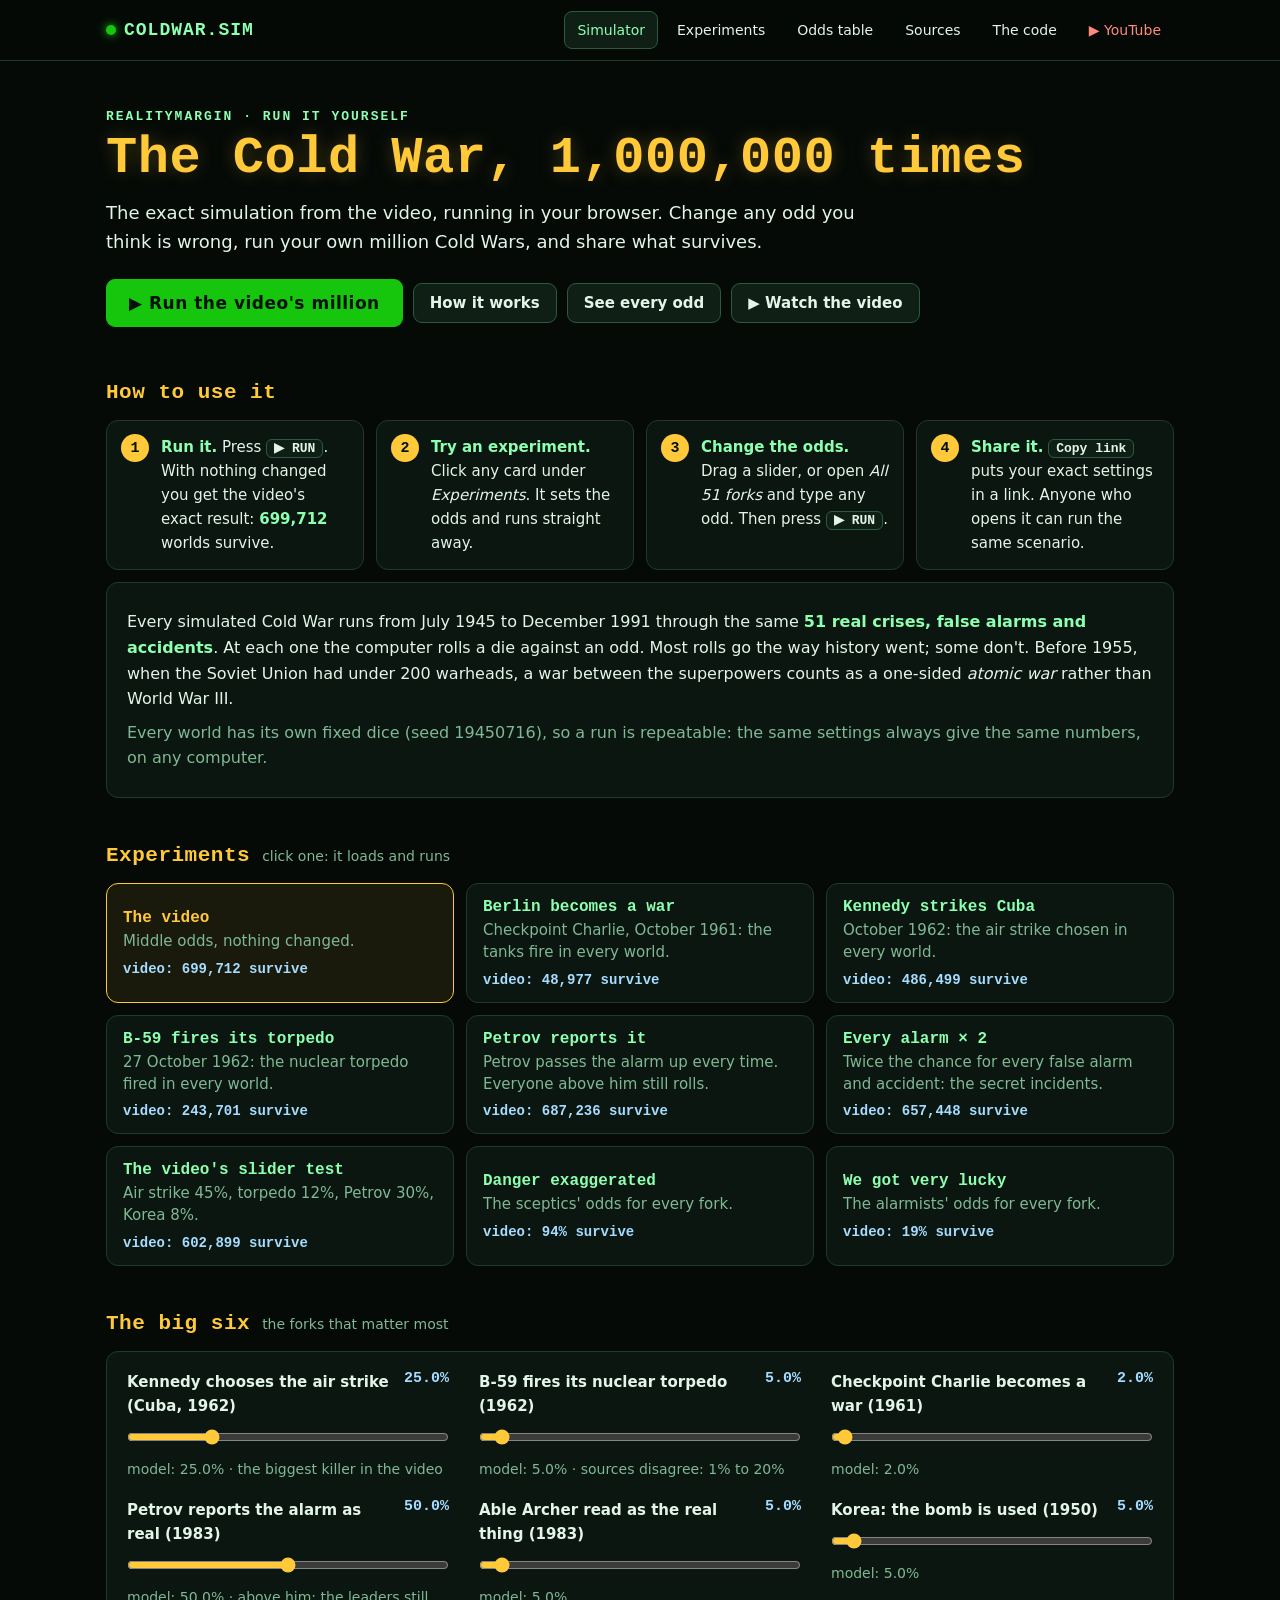
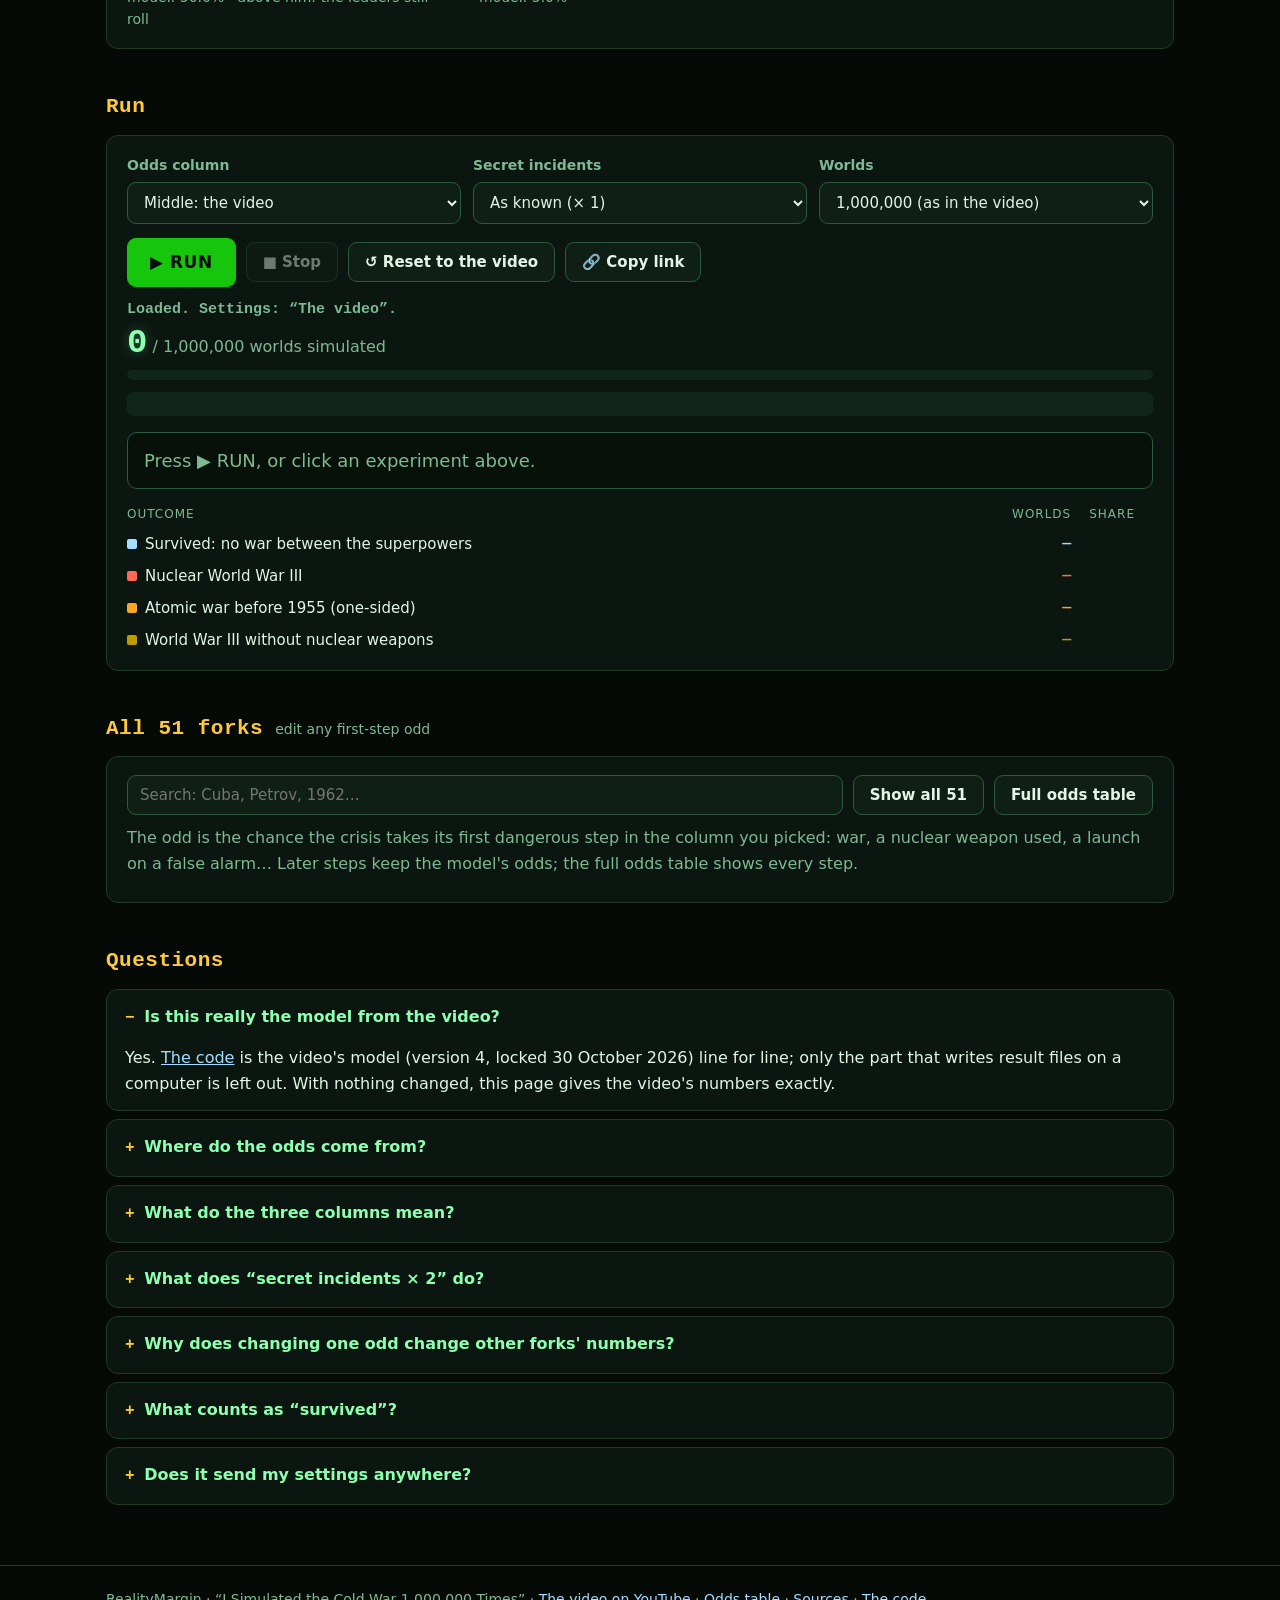
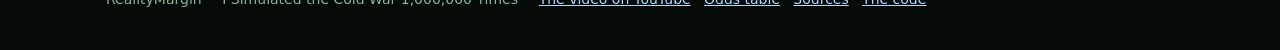
<file: run-it-yourself/index.html>
<!doctype html>
<html lang="en">
<head>
<meta charset="utf-8">
<meta name="viewport" content="width=device-width, initial-scale=1">
<title>Cold War Simulator: run it 1,000,000 times yourself · RealityMargin</title>
<meta name="description" content="Run the Cold War 1,000,000 times yourself. Change the odds of any crisis and see how many worlds survive. The exact model from the RealityMargin video.">
<meta property="og:title" content="The Cold War, 1,000,000 times: run it yourself">
<meta property="og:description" content="The exact simulation from the video. Change any odd, run a million Cold Wars, share your result.">
<meta property="og:type" content="website">
<meta property="og:url" content="https://realitymargin.github.io/cold-war-sim/run-it-yourself/">
<meta property="og:image" content="https://realitymargin.github.io/cold-war-sim/run-it-yourself/og.png">
<meta property="og:image:width" content="1200"><meta property="og:image:height" content="630">
<meta property="og:image:alt" content="The Cold War, 1,000,000 times: 699,712 worlds survive. Run it yourself.">
<meta name="twitter:card" content="summary_large_image">
<meta name="theme-color" content="#050a07">
<link rel="canonical" href="https://realitymargin.github.io/cold-war-sim/run-it-yourself/">
<link rel="icon" href="data:image/svg+xml,%3Csvg xmlns='http://www.w3.org/2000/svg' viewBox='0 0 32 32'%3E%3Crect width='32' height='32' rx='6' fill='%23050a07'/%3E%3Cpath d='M6 22h20M10 22V12M16 22V7M22 22v-6' stroke='%238dffb0' stroke-width='3' stroke-linecap='round'/%3E%3C/svg%3E">
<link rel="stylesheet" href="site.css">
</head>
<body>
<header class="nav">
  <div class="wrap navin">
    <a class="brand" href="index.html"><span class="dot"></span>COLDWAR.SIM</a>
    <nav>
      <a class="navbtn on" href="index.html">Simulator</a>
      <a class="navbtn" href="#experiments">Experiments</a>
      <a class="navbtn" href="odds.html">Odds table</a>
      <a class="navbtn" href="sources.html">Sources</a>
      <a class="navbtn" href="code.html">The code</a>
      <a class="navbtn yt" href="https://www.youtube.com/@realitymargin" target="_blank" rel="noopener">▶ YouTube</a>
    </nav>
  </div>
</header>

<main class="wrap">
  <section class="hero">
    <p class="kicker">REALITYMARGIN · RUN IT YOURSELF</p>
    <h1>The Cold War, 1,000,000 times</h1>
    <p class="lead">The exact simulation from the video, running in your browser. Change any odd you think is wrong, run your own million Cold Wars, and share what survives.</p>
    <div class="row">
      <button class="btn primary big" id="heroRun">▶ Run the video's million</button>
      <a class="btn" href="#how">How it works</a>
      <a class="btn" href="odds.html">See every odd</a>
      <a class="btn" href="https://www.youtube.com/@realitymargin" target="_blank" rel="noopener">▶ Watch the video</a>
    </div>
  </section>

  <section id="how">
    <h2>How to use it</h2>
    <ol class="steps">
      <li><b>Run it.</b> Press <span class="tag">▶ RUN</span>. With nothing changed you get the video's exact result: <b>699,712</b> worlds survive.</li>
      <li><b>Try an experiment.</b> Click any card under <i>Experiments</i>. It sets the odds and runs straight away.</li>
      <li><b>Change the odds.</b> Drag a slider, or open <i>All 51 forks</i> and type any odd. Then press <span class="tag">▶ RUN</span>.</li>
      <li><b>Share it.</b> <span class="tag">Copy link</span> puts your exact settings in a link. Anyone who opens it can run the same scenario.</li>
    </ol>
    <div class="card">
      <p>Every simulated Cold War runs from July 1945 to December 1991 through the same <b>51 real crises, false alarms and accidents</b>. At each one the computer rolls a die against an odd. Most rolls go the way history went; some don't. Before 1955, when the Soviet Union had under 200 warheads, a war between the superpowers counts as a one-sided <i>atomic war</i> rather than World War III.</p>
      <p class="muted">Every world has its own fixed dice (seed 19450716), so a run is repeatable: the same settings always give the same numbers, on any computer.</p>
    </div>
  </section>

  <section id="experiments">
    <h2>Experiments <span class="hint">click one: it loads and runs</span></h2>
    <div class="cards" id="presets"></div>
  </section>

  <section id="sim">
    <h2>The big six <span class="hint">the forks that matter most</span></h2>
    <div class="card grid" id="sliders"></div>

    <h2 id="run-h">Run</h2>
    <div class="card" id="runcard">
      <div class="controls">
        <label>Odds column<select id="col"><option value="0">Safe: danger exaggerated</option><option value="1" selected>Middle: the video</option><option value="2">Dangerous: we got very lucky</option></select></label>
        <label>Secret incidents<select id="alarms"><option value="1" selected>As known (× 1)</option><option value="2">Every alarm and accident × 2</option></select></label>
        <label>Worlds<select id="nw"><option value="1000000" selected>1,000,000 (as in the video)</option><option value="100000">100,000 (quick)</option></select></label>
      </div>
      <div class="row" style="margin-top:14px">
        <button class="btn primary big" id="run">▶ RUN</button>
        <button class="btn" id="stop" disabled>■ Stop</button>
        <button class="btn" id="reset">↺ Reset to the video</button>
        <button class="btn" id="share">🔗 Copy link</button>
      </div>
      <p class="status" id="status" aria-live="polite">Ready. Settings: the video.</p>
      <p class="countline"><span class="counter" id="count">0</span> <span class="muted" id="countOf">/ 1,000,000 worlds simulated</span></p>
      <div class="bar"><i id="bar"></i></div>
      <div class="stack" id="stack"></div>
      <div class="headline" id="headline" aria-live="polite"><span class="muted">Press ▶ RUN, or click an experiment above.</span></div>
      <div class="res" id="res"></div>
      <div id="where"></div>
    </div>
  </section>

  <section id="forks">
    <h2>All 51 forks <span class="hint">edit any first-step odd</span></h2>
    <div class="card">
      <div class="row"><input type="search" id="filter" placeholder="Search: Cuba, Petrov, 1962…" aria-label="Search the forks"><button class="btn" id="toggleForks">Show all 51</button><a class="btn" href="odds.html">Full odds table</a></div>
      <p class="muted" style="margin-top:10px">The odd is the chance the crisis takes its first dangerous step in the column you picked: war, a nuclear weapon used, a launch on a false alarm… Later steps keep the model's odds; the full odds table shows every step.</p>
      <div class="tablewrap" id="forkWrap" hidden><table id="forkTable"><thead><tr><th>Year</th><th>Fork</th><th>Step</th><th>Odd (%)</th></tr></thead><tbody></tbody></table></div>
    </div>
  </section>

  <section id="faq">
    <h2>Questions</h2>
    <div class="faq">
      <details open><summary>Is this really the model from the video?</summary><p>Yes. <a href="code.html">The code</a> is the video's model (version 4, locked 30 October 2026) line for line; only the part that writes result files on a computer is left out. With nothing changed, this page gives the video's numbers exactly.</p></details>
      <details><summary>Where do the odds come from?</summary><p>They are judgements, written down openly, built from what historians have found in the archives. No source gives these exact numbers. Every fork has its reasons and sources on <a href="sources.html">the sources page</a>; every odd, in all three columns, is in <a href="odds.html">the odds table</a>.</p></details>
      <details><summary>What do the three columns mean?</summary><p><b>Safe</b> follows historians who think the danger was exaggerated (Tertrais, 2017). <b>Middle</b> is the video. <b>Dangerous</b> follows those who think we got very lucky (Chatham House, 2014; Lundgren, 2013).</p></details>
      <details><summary>What does “secret incidents × 2” do?</summary><p>Most known false alarms and accidents come from declassified American files; the Soviet ones are mostly still sealed. This doubles the chance of every false alarm and accident going wrong, as if there were twice as many we don't know about.</p></details>
      <details><summary>Why does changing one odd change other forks' numbers?</summary><p>A world that ends early never reaches the later crises. Make 1948 more dangerous and fewer worlds are left to end in 1962.</p></details>
      <details><summary>What counts as “survived”?</summary><p>Reaching 26 December 1991, the end of the Soviet Union, without a war between the superpowers. A world can survive even if a nuclear weapon was used in a smaller war; the results show how many stayed completely quiet, like ours.</p></details>
      <details><summary>Does it send my settings anywhere?</summary><p>No. Everything runs in your browser. The page counts visits and RUN presses with GoatCounter, which uses no cookies and collects no personal data; your settings and results are never sent. A shared link only carries the settings themselves.</p></details>
    </div>
  </section>
</main>
<footer class="foot"><div class="wrap">RealityMargin · “I Simulated the Cold War 1,000,000 Times” · <a href="https://www.youtube.com/@realitymargin" target="_blank" rel="noopener">The video on YouTube</a> · <a href="odds.html">Odds table</a> · <a href="sources.html">Sources</a> · <a href="code.html">The code</a></div></footer>
<div id="toast" role="status"></div>

<!-- the model (sim_web.js = sim.js with its export keywords removed, built by tools/build_page.mjs) and the page: plain scripts, so it also runs when opened straight from the disk -->
<script src="sim_web.js"></script>
<script src="app.js"></script>
<!-- visit counter: GoatCounter, no cookies, no personal data; counts page visits and RUN presses, never the settings -->
<script data-goatcounter="https://realitymargin.goatcounter.com/count" async src="https://gc.zgo.at/count.js"></script>
</body>
</html>
</file>
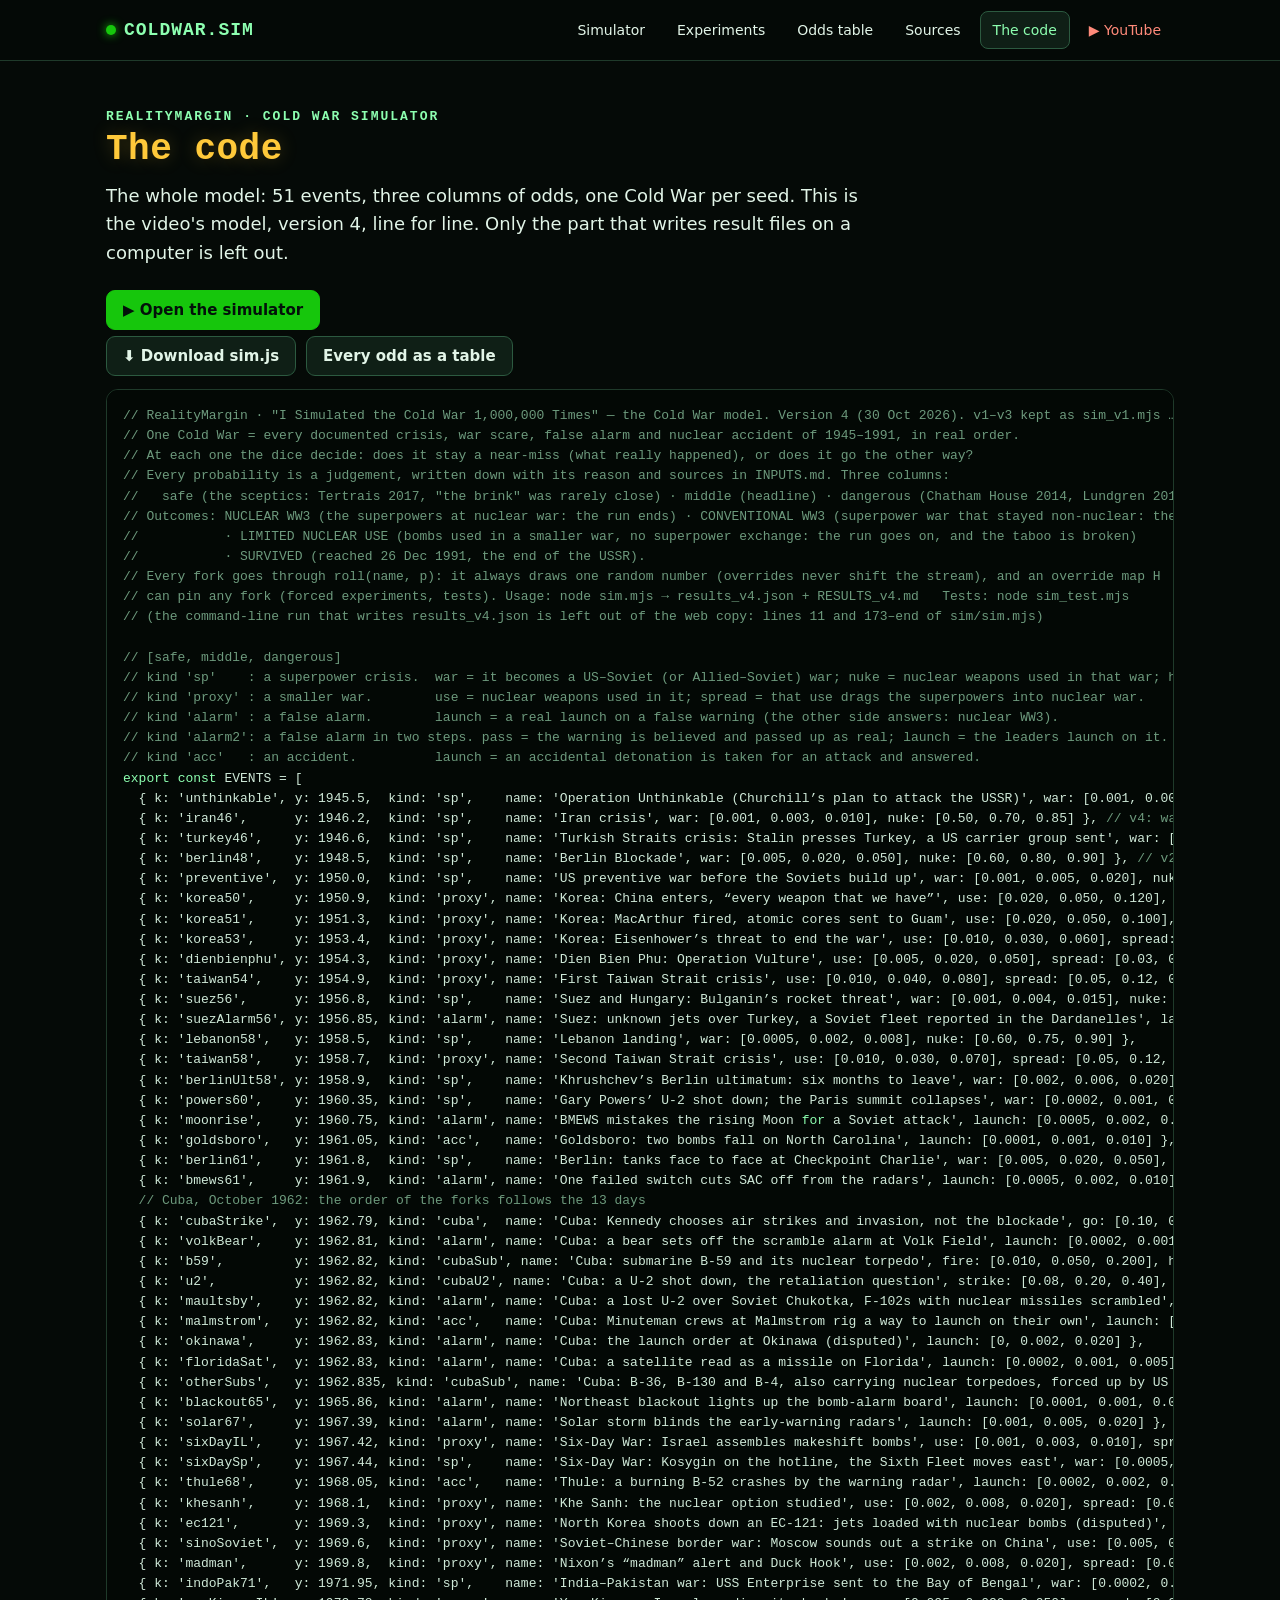
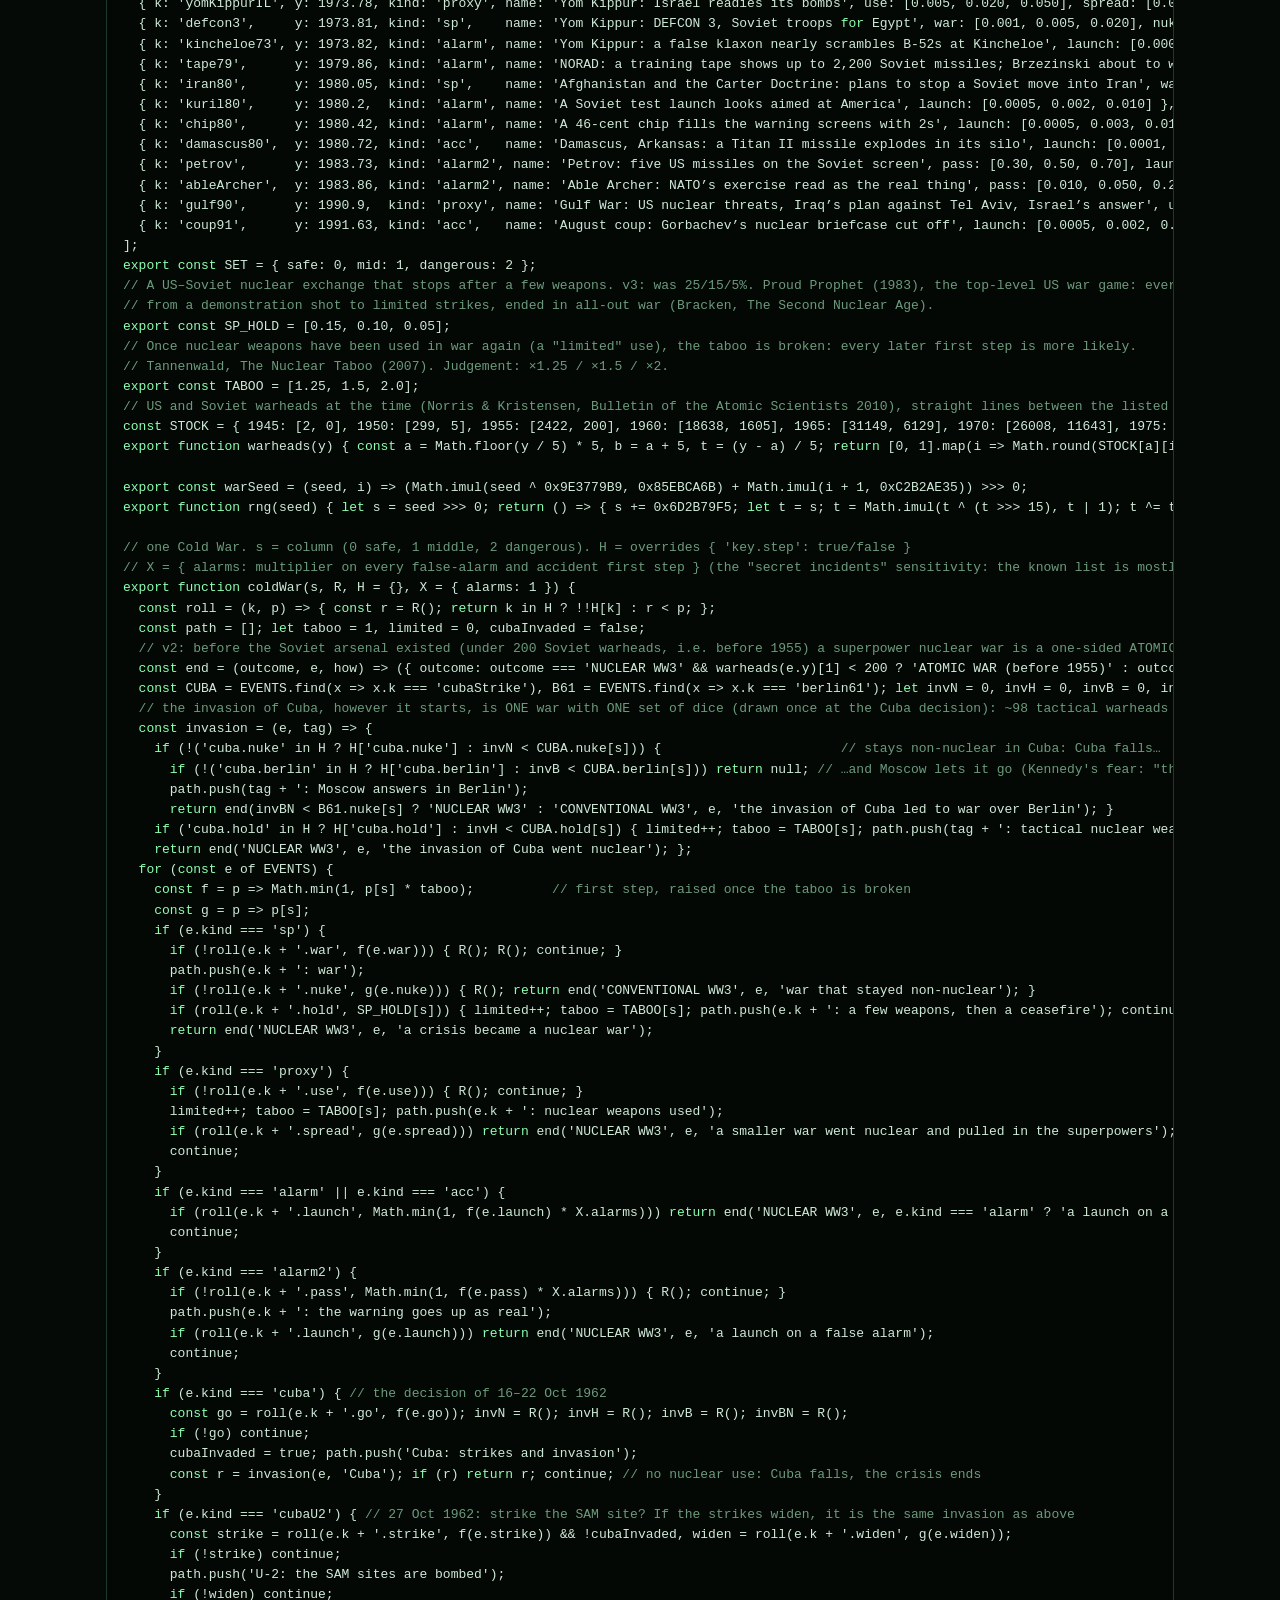
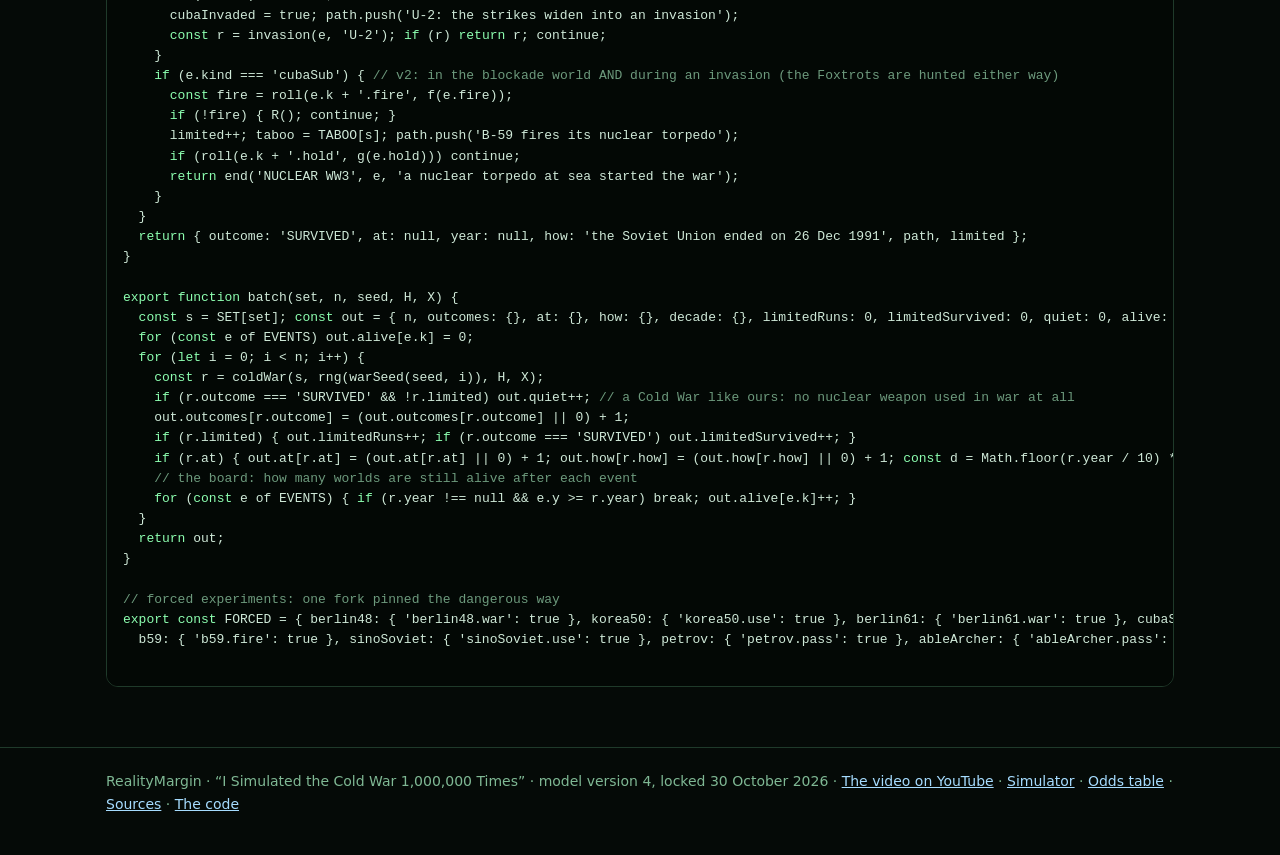
<file: run-it-yourself/code.html>
<!doctype html>
<html lang="en"><head><meta charset="utf-8"><meta name="viewport" content="width=device-width, initial-scale=1"><title>The code · Cold War Simulator · RealityMargin</title><meta name="theme-color" content="#050a07">
<link rel="icon" href="data:image/svg+xml,%3Csvg xmlns='http://www.w3.org/2000/svg' viewBox='0 0 32 32'%3E%3Crect width='32' height='32' rx='6' fill='%23050a07'/%3E%3Cpath d='M6 22h20M10 22V12M16 22V7M22 22v-6' stroke='%238dffb0' stroke-width='3' stroke-linecap='round'/%3E%3C/svg%3E"><link rel="stylesheet" href="site.css"></head><body>
<header class="nav"><div class="wrap navin"><a class="brand" href="index.html"><span class="dot"></span>COLDWAR.SIM</a><nav><a class="navbtn" href="index.html">Simulator</a><a class="navbtn" href="index.html#experiments">Experiments</a><a class="navbtn" href="odds.html">Odds table</a><a class="navbtn" href="sources.html">Sources</a><a class="navbtn on" href="code.html">The code</a><a class="navbtn yt" href="https://www.youtube.com/@realitymargin" target="_blank" rel="noopener">▶ YouTube</a></nav></div></header>
<main class="wrap doc"><section class="hero" style="padding-bottom:0"><p class="kicker">REALITYMARGIN · COLD WAR SIMULATOR</p><h1>The code</h1><p class="lead">The whole model: 51 events, three columns of odds, one Cold War per seed. This is the video's model, version 4, line for line. Only the part that writes result files on a computer is left out.</p>
<div class="row"><a class="btn primary" href="index.html#sim">▶ Open the simulator</a></div></section>
<div class="row" style="margin:6px 0 12px"><a class="btn" href="sim.js" download>⬇ Download sim.js</a><a class="btn" href="odds.html">Every odd as a table</a></div><pre class="code"><span class="c">// RealityMargin · "I Simulated the Cold War 1,000,000 Times" — the Cold War model. Version 4 (30 Oct 2026). v1–v3 kept as sim_v1.mjs … sim_v3.mjs.</span>
<span class="c">// One Cold War = every documented crisis, war scare, false alarm and nuclear accident of 1945–1991, in real order.</span>
<span class="c">// At each one the dice decide: does it stay a near-miss (what really happened), or does it go the other way?</span>
<span class="c">// Every probability is a judgement, written down with its reason and sources in INPUTS.md. Three columns:</span>
<span class="c">//   safe (the sceptics: Tertrais 2017, "the brink" was rarely close) · middle (headline) · dangerous (Chatham House 2014, Lundgren 2013).</span>
<span class="c">// Outcomes: NUCLEAR WW3 (the superpowers at nuclear war: the run ends) · CONVENTIONAL WW3 (superpower war that stayed non-nuclear: the run ends)</span>
<span class="c">//           · LIMITED NUCLEAR USE (bombs used in a smaller war, no superpower exchange: the run goes on, and the taboo is broken)</span>
<span class="c">//           · SURVIVED (reached 26 Dec 1991, the end of the USSR).</span>
<span class="c">// Every fork goes through roll(name, p): it always draws one random number (overrides never shift the stream), and an override map H</span>
<span class="c">// can pin any fork (forced experiments, tests). Usage: node sim.mjs → results_v4.json + RESULTS_v4.md   Tests: node sim_test.mjs</span>
<span class="c">// (the command-line run that writes results_v4.json is left out of the web copy: lines 11 and 173–end of sim/sim.mjs)</span>

<span class="c">// [safe, middle, dangerous]</span>
<span class="c">// kind 'sp'    : a superpower crisis.  war = it becomes a US–Soviet (or Allied–Soviet) war; nuke = nuclear weapons used in that war; hold = the exchange stops after a few weapons.</span>
<span class="c">// kind 'proxy' : a smaller war.        use = nuclear weapons used in it; spread = that use drags the superpowers into nuclear war.</span>
<span class="c">// kind 'alarm' : a false alarm.        launch = a real launch on a false warning (the other side answers: nuclear WW3).</span>
<span class="c">// kind 'alarm2': a false alarm in two steps. pass = the warning is believed and passed up as real; launch = the leaders launch on it.</span>
<span class="c">// kind 'acc'   : an accident.          launch = an accidental detonation is taken for an attack and answered.</span>
<span class="k">export</span> <span class="k">const</span> EVENTS = [
  { k: 'unthinkable', y: 1945.5,  kind: 'sp',    name: 'Operation Unthinkable (Churchill’s plan to attack the USSR)', war: [0.001, 0.003, 0.010], nuke: [0.60, 0.80, 0.90] },
  { k: 'iran46',      y: 1946.2,  kind: 'sp',    name: 'Iran crisis', war: [0.001, 0.003, 0.010], nuke: [0.50, 0.70, 0.85] }, <span class="c">// v4: war 0.5%→0.3% (Truman's "ultimatum" never existed; settled by diplomacy by May 1946)</span>
  { k: 'turkey46',    y: 1946.6,  kind: 'sp',    name: 'Turkish Straits crisis: Stalin presses Turkey, a US carrier group sent', war: [0.0005, 0.002, 0.008], nuke: [0.50, 0.70, 0.85] }, <span class="c">// v3 new (Tertrais 2017 crisis list)</span>
  { k: 'berlin48',    y: 1948.5,  kind: 'sp',    name: 'Berlin Blockade', war: [0.005, 0.020, 0.050], nuke: [0.60, 0.80, 0.90] }, <span class="c">// v2: was 1/3/6% (no shot was ever fired at the airlift)</span>
  { k: 'preventive',  y: 1950.0,  kind: 'sp',    name: 'US preventive war before the Soviets build up', war: [0.001, 0.005, 0.020], nuke: [1, 1, 1] }, <span class="c">// v2: was 0.2/1/3%</span>
  { k: 'korea50',     y: 1950.9,  kind: 'proxy', name: 'Korea: China enters, “every weapon that we have”', use: [0.020, 0.050, 0.120], spread: [0.05, 0.15, 0.30] }, <span class="c">// v2: use was 3/7/15% (no bombs sent to Korea in 1950). v3: spread was 10/20/35% (Stalin kept his airmen covert)</span>
  { k: 'korea51',     y: 1951.3,  kind: 'proxy', name: 'Korea: MacArthur fired, atomic cores sent to Guam', use: [0.020, 0.050, 0.100], spread: [0.05, 0.15, 0.30] }, <span class="c">// v3: spread as above</span>
  { k: 'korea53',     y: 1953.4,  kind: 'proxy', name: 'Korea: Eisenhower’s threat to end the war', use: [0.010, 0.030, 0.060], spread: [0.05, 0.12, 0.25] },
  { k: 'dienbienphu', y: 1954.3,  kind: 'proxy', name: 'Dien Bien Phu: Operation Vulture', use: [0.005, 0.020, 0.050], spread: [0.03, 0.08, 0.15] }, <span class="c">// v4: use 3%→2% (Eisenhower required Britain and Congress; Britain refused)</span>
  { k: 'taiwan54',    y: 1954.9,  kind: 'proxy', name: 'First Taiwan Strait crisis', use: [0.010, 0.040, 0.080], spread: [0.05, 0.12, 0.25] },
  { k: 'suez56',      y: 1956.8,  kind: 'sp',    name: 'Suez and Hungary: Bulganin’s rocket threat', war: [0.001, 0.004, 0.015], nuke: [0.60, 0.75, 0.90] },
  { k: 'suezAlarm56', y: 1956.85, kind: 'alarm', name: 'Suez: unknown jets over Turkey, a Soviet fleet reported in the Dardanelles', launch: [0.0002, 0.001, 0.005] }, <span class="c">// v3 new (NORAD's simultaneous false reports, 5 Nov 1956)</span>
  { k: 'lebanon58',   y: 1958.5,  kind: 'sp',    name: 'Lebanon landing', war: [0.0005, 0.002, 0.008], nuke: [0.60, 0.75, 0.90] },
  { k: 'taiwan58',    y: 1958.7,  kind: 'proxy', name: 'Second Taiwan Strait crisis', use: [0.010, 0.030, 0.070], spread: [0.05, 0.12, 0.25] },
  { k: 'berlinUlt58', y: 1958.9,  kind: 'sp',    name: 'Khrushchev’s Berlin ultimatum: six months to leave', war: [0.002, 0.006, 0.020], nuke: [0.60, 0.75, 0.90] }, <span class="c">// v3 new</span>
  { k: 'powers60',    y: 1960.35, kind: 'sp',    name: 'Gary Powers’ U-2 shot down; the Paris summit collapses', war: [0.0002, 0.001, 0.005], nuke: [0.60, 0.75, 0.90] }, <span class="c">// v3 new</span>
  { k: 'moonrise',    y: 1960.75, kind: 'alarm', name: 'BMEWS mistakes the rising Moon <span class="k">for</span> a Soviet attack', launch: [0.0005, 0.002, 0.010] },
  { k: 'goldsboro',   y: 1961.05, kind: 'acc',   name: 'Goldsboro: two bombs fall on North Carolina', launch: [0.0001, 0.001, 0.010] },
  { k: 'berlin61',    y: 1961.8,  kind: 'sp',    name: 'Berlin: tanks face to face at Checkpoint Charlie', war: [0.005, 0.020, 0.050], nuke: [0.60, 0.75, 0.90] },
  { k: 'bmews61',     y: 1961.9,  kind: 'alarm', name: 'One failed switch cuts SAC off from the radars', launch: [0.0005, 0.002, 0.010] },
  <span class="c">// Cuba, October 1962: the order of the forks follows the 13 days</span>
  { k: 'cubaStrike',  y: 1962.79, kind: 'cuba',  name: 'Cuba: Kennedy chooses air strikes and invasion, not the blockade', go: [0.10, 0.25, 0.40], nuke: [0.20, 0.40, 0.65], hold: [0.40, 0.25, 0.15], berlin: [0.05, 0.15, 0.30] }, <span class="c">// v3: nuke was 15/35/60% (NSA: "most definitely" used if US troops landed; Moscow's 27 Oct no-use order pulls it down). berlin = after a non-nuclear invasion, Moscow answers in Berlin // nuke and hold are shared by every road into an invasion</span>
  { k: 'volkBear',    y: 1962.81, kind: 'alarm', name: 'Cuba: a bear sets off the scramble alarm at Volk Field', launch: [0.0002, 0.001, 0.005] },
  { k: 'b59',         y: 1962.82, kind: 'cubaSub', name: 'Cuba: submarine B-59 and its nuclear torpedo', fire: [0.010, 0.050, 0.200], hold: [0.50, 0.35, 0.20] },
  { k: 'u2',          y: 1962.82, kind: 'cubaU2', name: 'Cuba: a U-2 shot down, the retaliation question', strike: [0.08, 0.20, 0.40], widen: [0.20, 0.35, 0.50] }, <span class="c">// v2: same invasion dice as cubaStrike. v3: strike was 5/15/30% — the ExComm had agreed IN ADVANCE to hit the SAM site</span>
  { k: 'maultsby',    y: 1962.82, kind: 'alarm', name: 'Cuba: a lost U-2 over Soviet Chukotka, F-102s with nuclear missiles scrambled', launch: [0.0005, 0.003, 0.015] }, <span class="c">// v3 new (27 Oct 1962; Khrushchev's letter of 28 Oct)</span>
  { k: 'malmstrom',   y: 1962.82, kind: 'acc',   name: 'Cuba: Minuteman crews at Malmstrom rig a way to launch on their own', launch: [0.0001, 0.0005, 0.003] }, <span class="c">// v3 new (Sagan 1993)</span>
  { k: 'okinawa',     y: 1962.83, kind: 'alarm', name: 'Cuba: the launch order at Okinawa (disputed)', launch: [0, 0.002, 0.020] },
  { k: 'floridaSat',  y: 1962.83, kind: 'alarm', name: 'Cuba: a satellite read as a missile on Florida', launch: [0.0002, 0.001, 0.005] },
  { k: 'otherSubs',   y: 1962.835, kind: 'cubaSub', name: 'Cuba: B-36, B-130 and B-4, also carrying nuclear torpedoes, forced up by US ships', fire: [0.002, 0.010, 0.050], hold: [0.50, 0.35, 0.20] }, <span class="c">// v4 new: hunted after the 28 Oct deal, so lower than B-59 (NSA EBB 75)</span>
  { k: 'blackout65',  y: 1965.86, kind: 'alarm', name: 'Northeast blackout lights up the bomb-alarm board', launch: [0.0001, 0.001, 0.005] },
  { k: 'solar67',     y: 1967.39, kind: 'alarm', name: 'Solar storm blinds the early-warning radars', launch: [0.001, 0.005, 0.020] },
  { k: 'sixDayIL',    y: 1967.42, kind: 'proxy', name: 'Six-Day War: Israel assembles makeshift bombs', use: [0.001, 0.003, 0.010], spread: [0.02, 0.05, 0.10] }, <span class="c">// v3 new (Cohen 2007)</span>
  { k: 'sixDaySp',    y: 1967.44, kind: 'sp',    name: 'Six-Day War: Kosygin on the hotline, the Sixth Fleet moves east', war: [0.0005, 0.002, 0.008], nuke: [0.60, 0.75, 0.90] }, <span class="c">// v3 new</span>
  { k: 'thule68',     y: 1968.05, kind: 'acc',   name: 'Thule: a burning B-52 crashes by the warning radar', launch: [0.0002, 0.002, 0.010] },
  { k: 'khesanh',     y: 1968.1,  kind: 'proxy', name: 'Khe Sanh: the nuclear option studied', use: [0.002, 0.008, 0.020], spread: [0.02, 0.05, 0.10] },
  { k: 'ec121',       y: 1969.3,  kind: 'proxy', name: 'North Korea shoots down an EC-121: jets loaded with nuclear bombs (disputed)', use: [0.001, 0.005, 0.015], spread: [0.02, 0.05, 0.10] }, <span class="c">// v3 new (account disputed)</span>
  { k: 'sinoSoviet',  y: 1969.6,  kind: 'proxy', name: 'Soviet–Chinese border war: Moscow sounds out a strike on China', use: [0.005, 0.030, 0.080], spread: [0.02, 0.05, 0.12] }, <span class="c">// v4: use 4%→3% (most scholars read Moscow's soundings as coercion; Mao still fled Beijing)</span>
  { k: 'madman',      y: 1969.8,  kind: 'proxy', name: 'Nixon’s “madman” alert and Duck Hook', use: [0.002, 0.008, 0.020], spread: [0.03, 0.08, 0.15] },
  { k: 'indoPak71',   y: 1971.95, kind: 'sp',    name: 'India–Pakistan war: USS Enterprise sent to the Bay of Bengal', war: [0.0002, 0.001, 0.004], nuke: [0.60, 0.75, 0.90] }, <span class="c">// v3 new</span>
  { k: 'yomKippurIL', y: 1973.78, kind: 'proxy', name: 'Yom Kippur: Israel readies its bombs', use: [0.005, 0.020, 0.050], spread: [0.03, 0.08, 0.15] },
  { k: 'defcon3',     y: 1973.81, kind: 'sp',    name: 'Yom Kippur: DEFCON 3, Soviet troops <span class="k">for</span> Egypt', war: [0.001, 0.005, 0.020], nuke: [0.60, 0.75, 0.90] },
  { k: 'kincheloe73', y: 1973.82, kind: 'alarm', name: 'Yom Kippur: a false klaxon nearly scrambles B-52s at Kincheloe', launch: [0.0001, 0.0005, 0.003] }, <span class="c">// v3 new</span>
  { k: 'tape79',      y: 1979.86, kind: 'alarm', name: 'NORAD: a training tape shows up to 2,200 Soviet missiles; Brzezinski about to wake Carter', launch: [0.001, 0.005, 0.020] }, <span class="c">// v3: label corrected (the 2,200 story is 9 Nov 1979)</span>
  { k: 'iran80',      y: 1980.05, kind: 'sp',    name: 'Afghanistan and the Carter Doctrine: plans to stop a Soviet move into Iran', war: [0.0005, 0.002, 0.008], nuke: [0.60, 0.75, 0.90] }, <span class="c">// v3 new (GCRI: plans included nuclear force)</span>
  { k: 'kuril80',     y: 1980.2,  kind: 'alarm', name: 'A Soviet test launch looks aimed at America', launch: [0.0005, 0.002, 0.010] },
  { k: 'chip80',      y: 1980.42, kind: 'alarm', name: 'A 46-cent chip fills the warning screens with 2s', launch: [0.0005, 0.003, 0.015] }, <span class="c">// v4: 0.5%→0.3% (caught within minutes by comparing sensors; never reached the President)</span>
  { k: 'damascus80',  y: 1980.72, kind: 'acc',   name: 'Damascus, Arkansas: a Titan II missile explodes in its silo', launch: [0.0001, 0.0005, 0.002] },
  { k: 'petrov',      y: 1983.73, kind: 'alarm2', name: 'Petrov: five US missiles on the Soviet screen', pass: [0.30, 0.50, 0.70], launch: [0.010, 0.040, 0.140] },
  { k: 'ableArcher',  y: 1983.86, kind: 'alarm2', name: 'Able Archer: NATO’s exercise read as the real thing', pass: [0.010, 0.050, 0.200], launch: [0.050, 0.100, 0.200] }, <span class="c">// v4: pass 8%→5% (Miles 2020: Pact archives show calm, no pre-emption considered; PFIAB 1990 keeps it above zero) // v4: launch 12%→10%</span>
  { k: 'gulf90',      y: 1990.9,  kind: 'proxy', name: 'Gulf War: US nuclear threats, Iraq’s plan against Tel Aviv, Israel’s answer', use: [0.002, 0.006, 0.020], spread: [0.002, 0.005, 0.020] }, <span class="c">// v3: was 0.1/0.3/1%; adds the Israel–Iraq road // v4: spread 2%→0.5% (the USSR of 1991 would not go to nuclear war over Iraq)</span>
  { k: 'coup91',      y: 1991.63, kind: 'acc',   name: 'August coup: Gorbachev’s nuclear briefcase cut off', launch: [0.0005, 0.002, 0.010] },
];
<span class="k">export</span> <span class="k">const</span> SET = { safe: 0, mid: 1, dangerous: 2 };
<span class="c">// A US–Soviet nuclear exchange that stops after a few weapons. v3: was 25/15/5%. Proud Prophet (1983), the top-level US war game: every road tried,</span>
<span class="c">// from a demonstration shot to limited strikes, ended in all-out war (Bracken, The Second Nuclear Age).</span>
<span class="k">export</span> <span class="k">const</span> SP_HOLD = [0.15, 0.10, 0.05];
<span class="c">// Once nuclear weapons have been used in war again (a "limited" use), the taboo is broken: every later first step is more likely.</span>
<span class="c">// Tannenwald, The Nuclear Taboo (2007). Judgement: ×1.25 / ×1.5 / ×2.</span>
<span class="k">export</span> <span class="k">const</span> TABOO = [1.25, 1.5, 2.0];
<span class="c">// US and Soviet warheads at the time (Norris &amp; Kristensen, Bulletin of the Atomic Scientists 2010), straight lines between the listed years</span>
<span class="k">const</span> STOCK = { 1945: [2, 0], 1950: [299, 5], 1955: [2422, 200], 1960: [18638, 1605], 1965: [31149, 6129], 1970: [26008, 11643], 1975: [27519, 19055], 1980: [23368, 30062], 1985: [21392, 39197], 1990: [10904, 37000], 1995: [10904, 37000] };
<span class="k">export</span> <span class="k">function</span> warheads(y) { <span class="k">const</span> a = Math.floor(y / 5) * 5, b = a + 5, t = (y - a) / 5; <span class="k">return</span> [0, 1].map(i =&gt; Math.round(STOCK[a][i] + (STOCK[b][i] - STOCK[a][i]) * t)); }

<span class="k">export</span> <span class="k">const</span> warSeed = (seed, i) =&gt; (Math.imul(seed ^ 0x9E3779B9, 0x85EBCA6B) + Math.imul(i + 1, 0xC2B2AE35)) &gt;&gt;&gt; 0;
<span class="k">export</span> <span class="k">function</span> rng(seed) { <span class="k">let</span> s = seed &gt;&gt;&gt; 0; <span class="k">return</span> () =&gt; { s += 0x6D2B79F5; <span class="k">let</span> t = s; t = Math.imul(t ^ (t &gt;&gt;&gt; 15), t | 1); t ^= t + Math.imul(t ^ (t &gt;&gt;&gt; 7), t | 61); <span class="k">return</span> ((t ^ (t &gt;&gt;&gt; 14)) &gt;&gt;&gt; 0) / 4294967296; }; }

<span class="c">// one Cold War. s = column (0 safe, 1 middle, 2 dangerous). H = overrides { 'key.step': true/false }</span>
<span class="c">// X = { alarms: multiplier on every false-alarm and accident first step } (the "secret incidents" sensitivity: the known list is mostly US-declassified)</span>
<span class="k">export</span> <span class="k">function</span> coldWar(s, R, H = {}, X = { alarms: 1 }) {
  <span class="k">const</span> roll = (k, p) =&gt; { <span class="k">const</span> r = R(); <span class="k">return</span> k in H ? !!H[k] : r &lt; p; };
  <span class="k">const</span> path = []; <span class="k">let</span> taboo = 1, limited = 0, cubaInvaded = false;
  <span class="c">// v2: before the Soviet arsenal existed (under 200 Soviet warheads, i.e. before 1955) a superpower nuclear war is a one-sided ATOMIC WAR, not the end of the world</span>
  <span class="k">const</span> end = (outcome, e, how) =&gt; ({ outcome: outcome === 'NUCLEAR WW3' &amp;&amp; warheads(e.y)[1] &lt; 200 ? 'ATOMIC WAR (before 1955)' : outcome, at: e.k, year: e.y, how, path, limited, warheads: warheads(e.y) });
  <span class="k">const</span> CUBA = EVENTS.find(x =&gt; x.k === 'cubaStrike'), B61 = EVENTS.find(x =&gt; x.k === 'berlin61'); <span class="k">let</span> invN = 0, invH = 0, invB = 0, invBN = 0;
  <span class="c">// the invasion of Cuba, however it starts, is ONE war with ONE set of dice (drawn once at the Cuba decision): ~98 tactical warheads on the island</span>
  <span class="k">const</span> invasion = (e, tag) =&gt; {
    <span class="k">if</span> (!('cuba.nuke' in H ? H['cuba.nuke'] : invN &lt; CUBA.nuke[s])) {                       <span class="c">// stays non-nuclear in Cuba: Cuba falls…</span>
      <span class="k">if</span> (!('cuba.berlin' in H ? H['cuba.berlin'] : invB &lt; CUBA.berlin[s])) <span class="k">return</span> null; <span class="c">// …and Moscow lets it go (Kennedy's fear: "they'll take Berlin")</span>
      path.push(tag + ': Moscow answers in Berlin');
      <span class="k">return</span> end(invBN &lt; B61.nuke[s] ? 'NUCLEAR WW3' : 'CONVENTIONAL WW3', e, 'the invasion of Cuba led to war over Berlin'); }
    <span class="k">if</span> ('cuba.hold' in H ? H['cuba.hold'] : invH &lt; CUBA.hold[s]) { limited++; taboo = TABOO[s]; path.push(tag + ': tactical nuclear weapons used, then a ceasefire'); <span class="k">return</span> null; }
    <span class="k">return</span> end('NUCLEAR WW3', e, 'the invasion of Cuba went nuclear'); };
  <span class="k">for</span> (<span class="k">const</span> e of EVENTS) {
    <span class="k">const</span> f = p =&gt; Math.min(1, p[s] * taboo);          <span class="c">// first step, raised once the taboo is broken</span>
    <span class="k">const</span> g = p =&gt; p[s];
    <span class="k">if</span> (e.kind === 'sp') {
      <span class="k">if</span> (!roll(e.k + '.war', f(e.war))) { R(); R(); continue; }
      path.push(e.k + ': war');
      <span class="k">if</span> (!roll(e.k + '.nuke', g(e.nuke))) { R(); <span class="k">return</span> end('CONVENTIONAL WW3', e, 'war that stayed non-nuclear'); }
      <span class="k">if</span> (roll(e.k + '.hold', SP_HOLD[s])) { limited++; taboo = TABOO[s]; path.push(e.k + ': a few weapons, then a ceasefire'); continue; }
      <span class="k">return</span> end('NUCLEAR WW3', e, 'a crisis became a nuclear war');
    }
    <span class="k">if</span> (e.kind === 'proxy') {
      <span class="k">if</span> (!roll(e.k + '.use', f(e.use))) { R(); continue; }
      limited++; taboo = TABOO[s]; path.push(e.k + ': nuclear weapons used');
      <span class="k">if</span> (roll(e.k + '.spread', g(e.spread))) <span class="k">return</span> end('NUCLEAR WW3', e, 'a smaller war went nuclear and pulled in the superpowers');
      continue;
    }
    <span class="k">if</span> (e.kind === 'alarm' || e.kind === 'acc') {
      <span class="k">if</span> (roll(e.k + '.launch', Math.min(1, f(e.launch) * X.alarms))) <span class="k">return</span> end('NUCLEAR WW3', e, e.kind === 'alarm' ? 'a launch on a false alarm' : 'an accident taken <span class="k">for</span> an attack');
      continue;
    }
    <span class="k">if</span> (e.kind === 'alarm2') {
      <span class="k">if</span> (!roll(e.k + '.pass', Math.min(1, f(e.pass) * X.alarms))) { R(); continue; }
      path.push(e.k + ': the warning goes up as real');
      <span class="k">if</span> (roll(e.k + '.launch', g(e.launch))) <span class="k">return</span> end('NUCLEAR WW3', e, 'a launch on a false alarm');
      continue;
    }
    <span class="k">if</span> (e.kind === 'cuba') { <span class="c">// the decision of 16–22 Oct 1962</span>
      <span class="k">const</span> go = roll(e.k + '.go', f(e.go)); invN = R(); invH = R(); invB = R(); invBN = R();
      <span class="k">if</span> (!go) continue;
      cubaInvaded = true; path.push('Cuba: strikes and invasion');
      <span class="k">const</span> r = invasion(e, 'Cuba'); <span class="k">if</span> (r) <span class="k">return</span> r; continue; <span class="c">// no nuclear use: Cuba falls, the crisis ends</span>
    }
    <span class="k">if</span> (e.kind === 'cubaU2') { <span class="c">// 27 Oct 1962: strike the SAM site? If the strikes widen, it is the same invasion as above</span>
      <span class="k">const</span> strike = roll(e.k + '.strike', f(e.strike)) &amp;&amp; !cubaInvaded, widen = roll(e.k + '.widen', g(e.widen));
      <span class="k">if</span> (!strike) continue;
      path.push('U-2: the SAM sites are bombed');
      <span class="k">if</span> (!widen) continue;
      cubaInvaded = true; path.push('U-2: the strikes widen into an invasion');
      <span class="k">const</span> r = invasion(e, 'U-2'); <span class="k">if</span> (r) <span class="k">return</span> r; continue;
    }
    <span class="k">if</span> (e.kind === 'cubaSub') { <span class="c">// v2: in the blockade world AND during an invasion (the Foxtrots are hunted either way)</span>
      <span class="k">const</span> fire = roll(e.k + '.fire', f(e.fire));
      <span class="k">if</span> (!fire) { R(); continue; }
      limited++; taboo = TABOO[s]; path.push('B-59 fires its nuclear torpedo');
      <span class="k">if</span> (roll(e.k + '.hold', g(e.hold))) continue;
      <span class="k">return</span> end('NUCLEAR WW3', e, 'a nuclear torpedo at sea started the war');
    }
  }
  <span class="k">return</span> { outcome: 'SURVIVED', at: null, year: null, how: 'the Soviet Union ended on 26 Dec 1991', path, limited };
}

<span class="k">export</span> <span class="k">function</span> batch(set, n, seed, H, X) {
  <span class="k">const</span> s = SET[set]; <span class="k">const</span> out = { n, outcomes: {}, at: {}, how: {}, decade: {}, limitedRuns: 0, limitedSurvived: 0, quiet: 0, alive: {} };
  <span class="k">for</span> (<span class="k">const</span> e of EVENTS) out.alive[e.k] = 0;
  <span class="k">for</span> (<span class="k">let</span> i = 0; i &lt; n; i++) {
    <span class="k">const</span> r = coldWar(s, rng(warSeed(seed, i)), H, X);
    <span class="k">if</span> (r.outcome === 'SURVIVED' &amp;&amp; !r.limited) out.quiet++; <span class="c">// a Cold War like ours: no nuclear weapon used in war at all</span>
    out.outcomes[r.outcome] = (out.outcomes[r.outcome] || 0) + 1;
    <span class="k">if</span> (r.limited) { out.limitedRuns++; <span class="k">if</span> (r.outcome === 'SURVIVED') out.limitedSurvived++; }
    <span class="k">if</span> (r.at) { out.at[r.at] = (out.at[r.at] || 0) + 1; out.how[r.how] = (out.how[r.how] || 0) + 1; <span class="k">const</span> d = Math.floor(r.year / 10) * 10 + 's'; out.decade[d] = (out.decade[d] || 0) + 1; }
    <span class="c">// the board: how many worlds are still alive after each event</span>
    <span class="k">for</span> (<span class="k">const</span> e of EVENTS) { <span class="k">if</span> (r.year !== null &amp;&amp; e.y &gt;= r.year) break; out.alive[e.k]++; }
  }
  <span class="k">return</span> out;
}

<span class="c">// forced experiments: one fork pinned the dangerous way</span>
<span class="k">export</span> <span class="k">const</span> FORCED = { berlin48: { 'berlin48.war': true }, korea50: { 'korea50.use': true }, berlin61: { 'berlin61.war': true }, cubaStrike: { 'cubaStrike.go': true }, u2: { 'u2.strike': true },
  b59: { 'b59.fire': true }, sinoSoviet: { 'sinoSoviet.use': true }, petrov: { 'petrov.pass': true }, ableArcher: { 'ableArcher.pass': true } };

</pre></main>
<footer class="foot"><div class="wrap">RealityMargin · “I Simulated the Cold War 1,000,000 Times” · model version 4, locked 30 October 2026 · <a href="https://www.youtube.com/@realitymargin" target="_blank" rel="noopener">The video on YouTube</a> · <a href="index.html">Simulator</a> · <a href="odds.html">Odds table</a> · <a href="sources.html">Sources</a> · <a href="code.html">The code</a></div></footer>
<script data-goatcounter="https://realitymargin.goatcounter.com/count" async src="https://gc.zgo.at/count.js"></script>
</body></html>
</file>
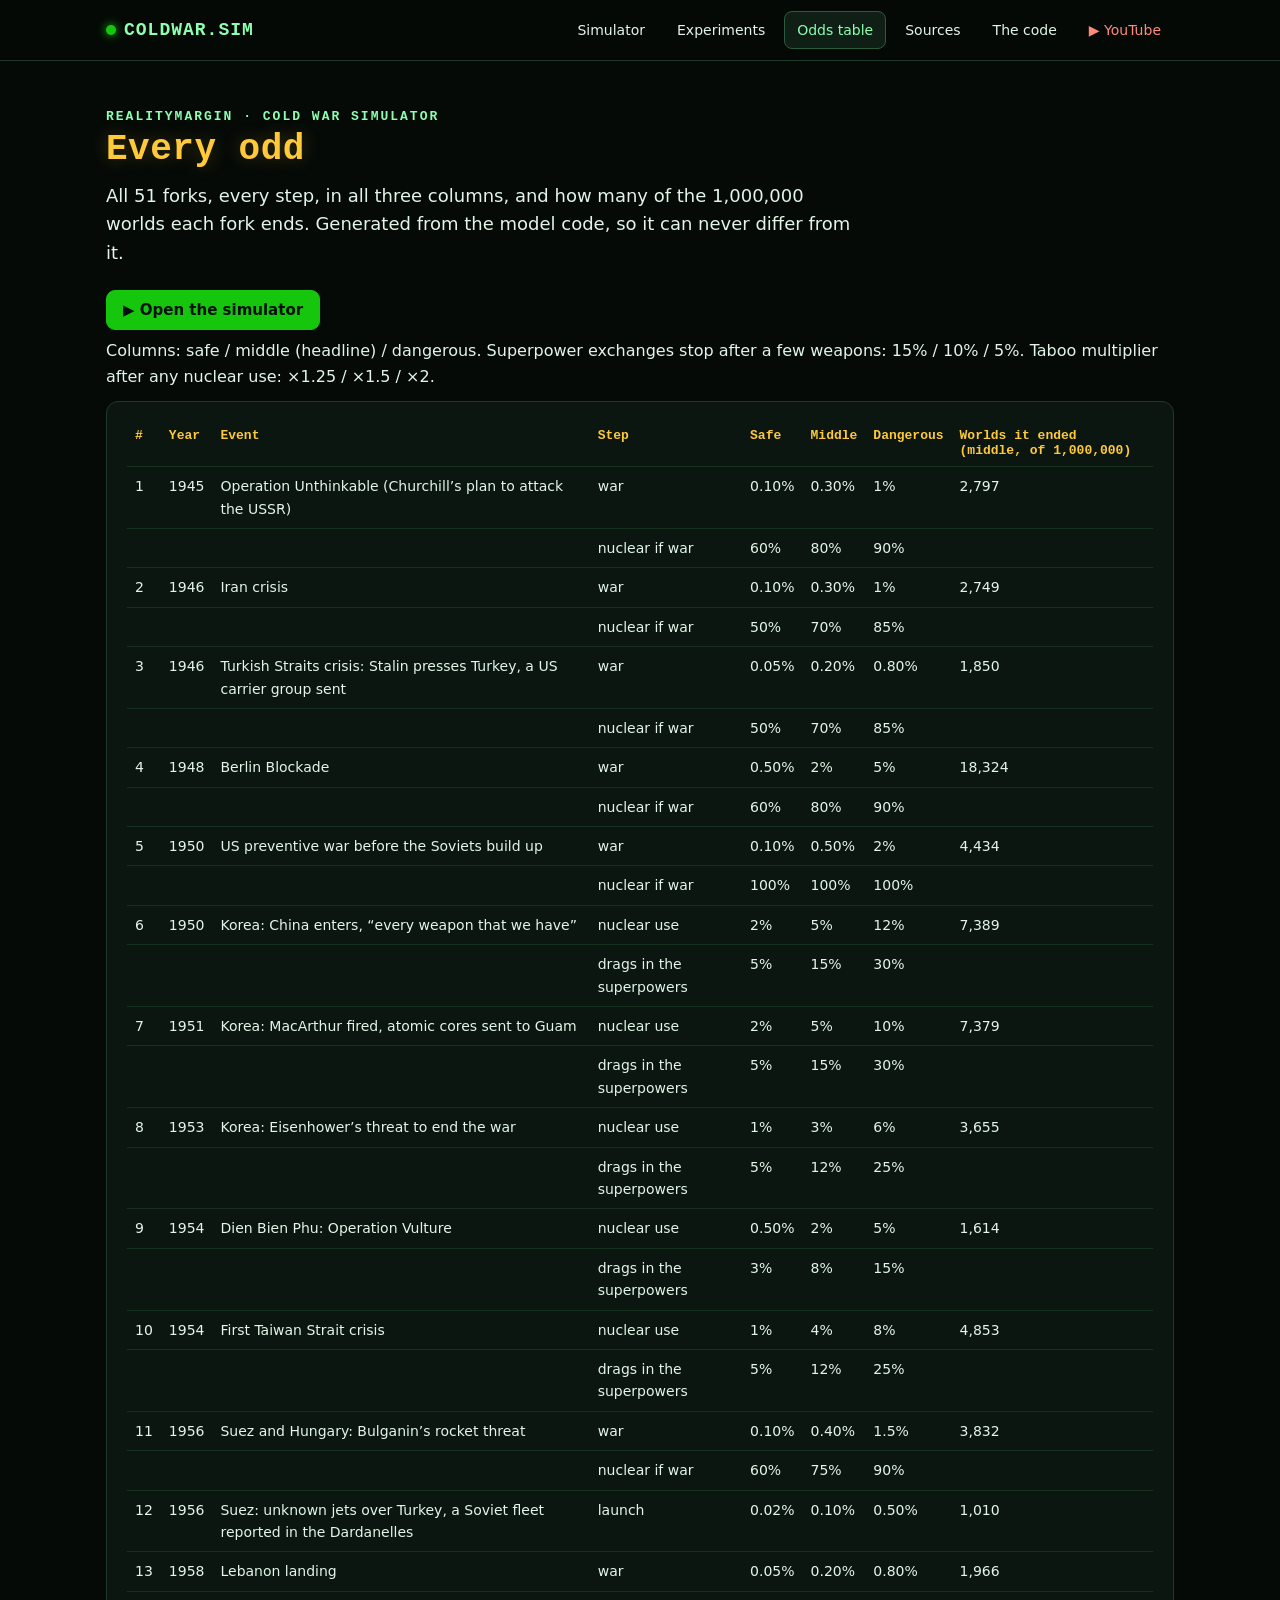
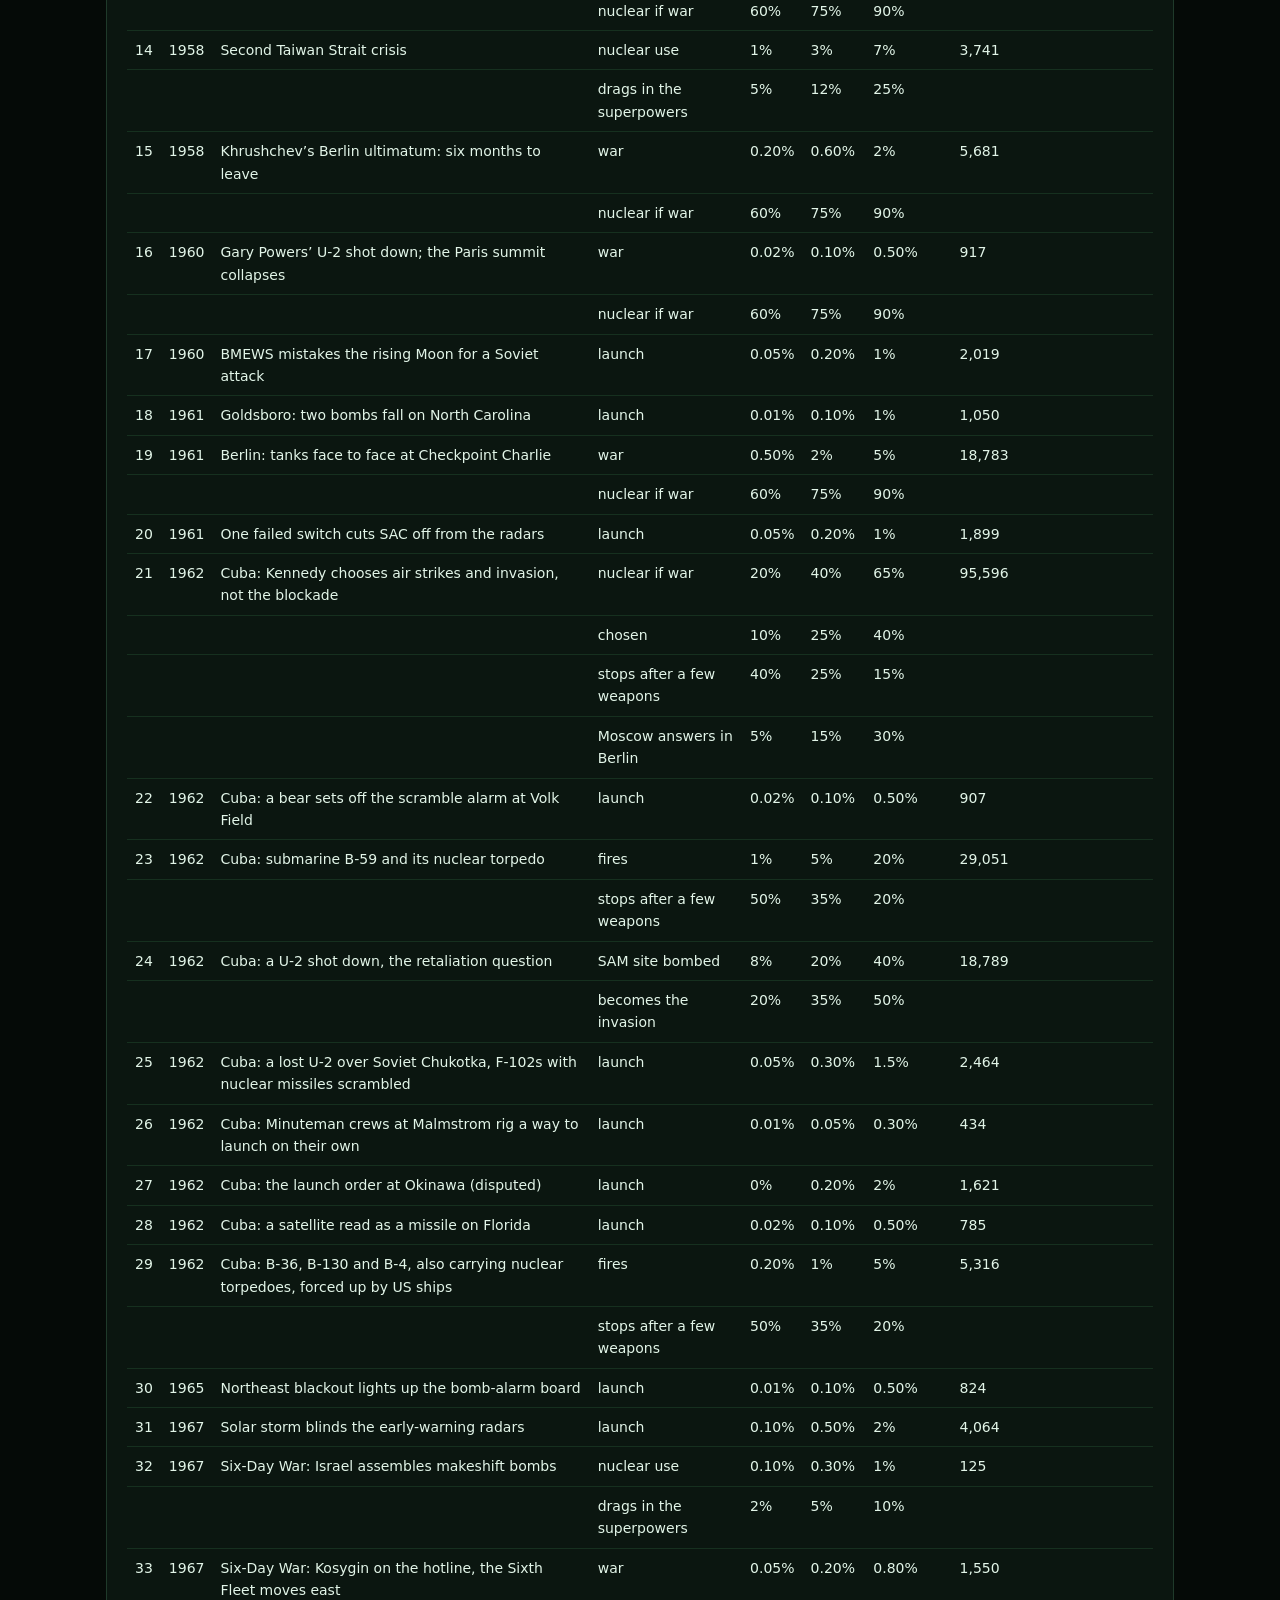
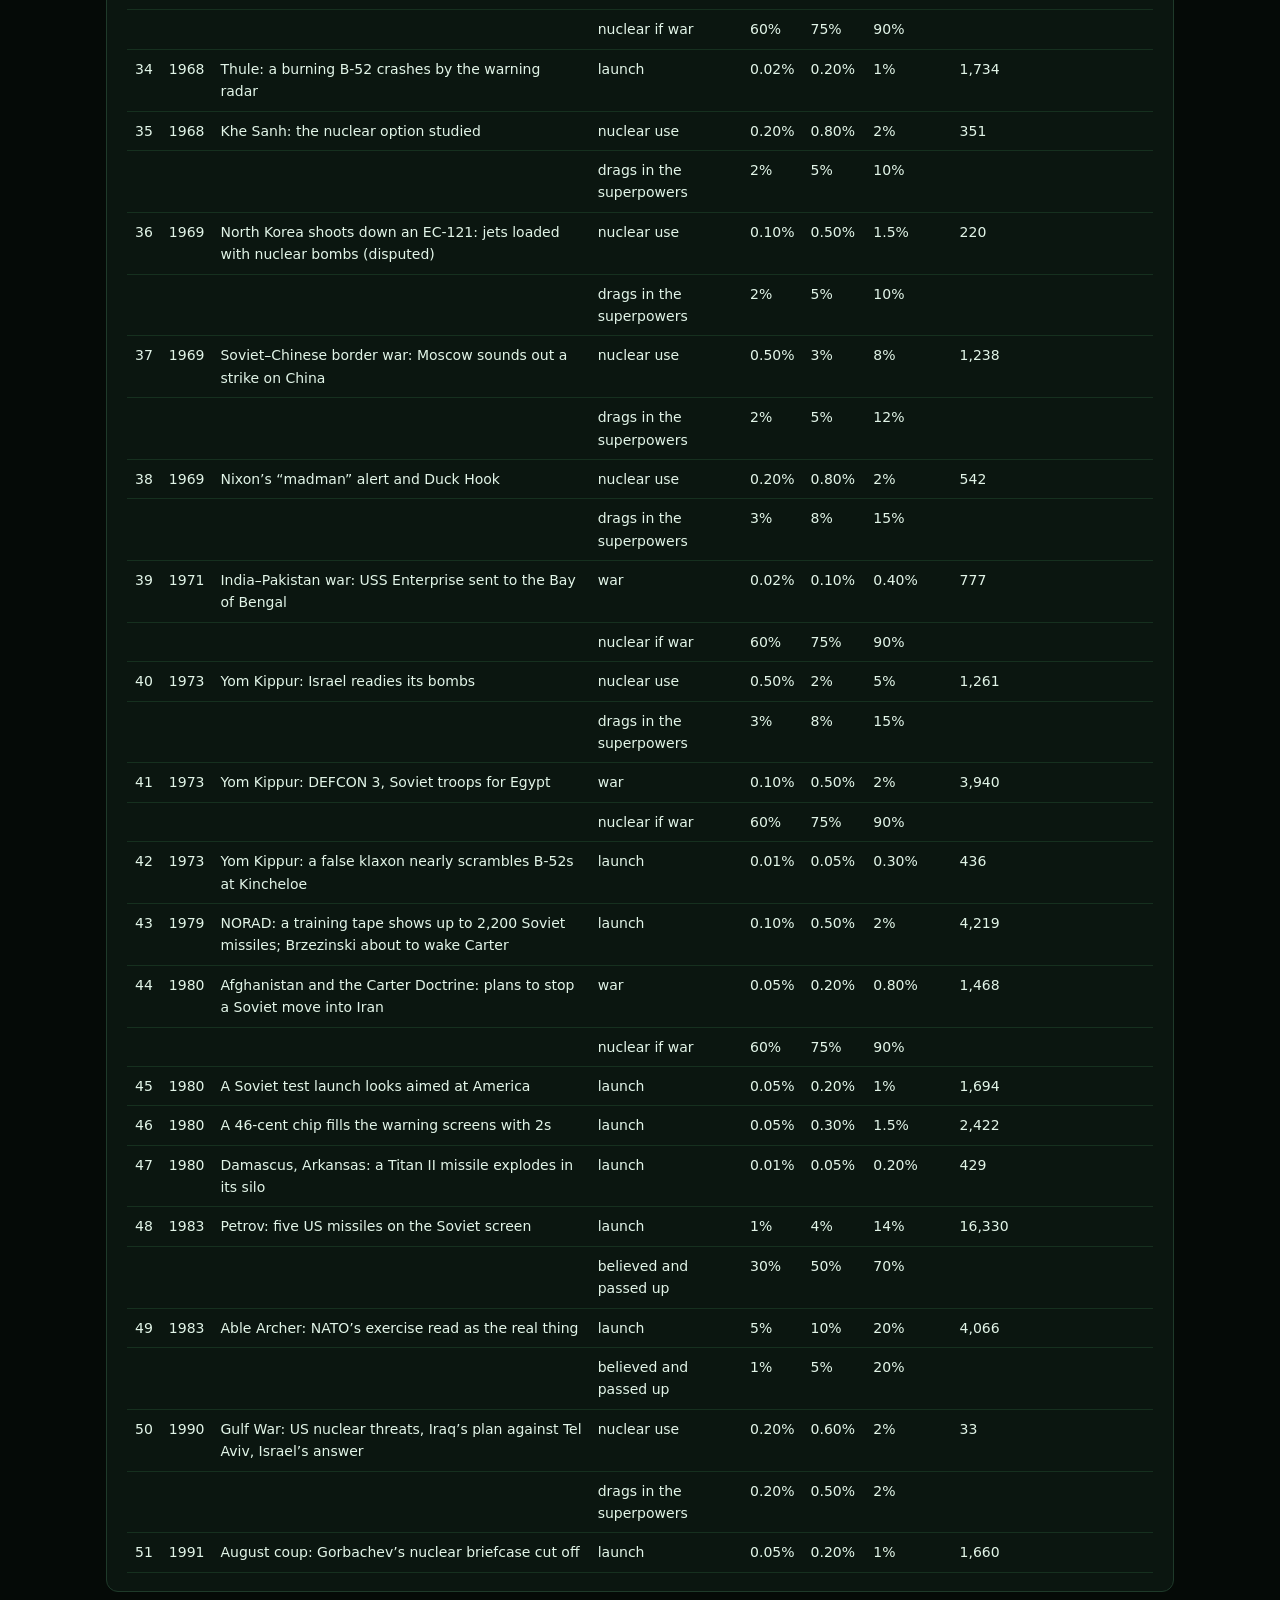
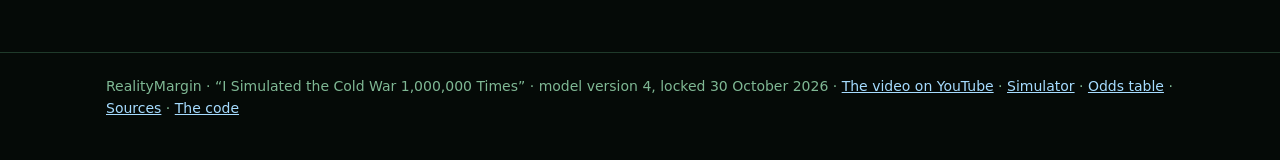
<file: run-it-yourself/odds.html>
<!doctype html>
<html lang="en"><head><meta charset="utf-8"><meta name="viewport" content="width=device-width, initial-scale=1"><title>Every odd · Cold War Simulator · RealityMargin</title><meta name="theme-color" content="#050a07">
<link rel="icon" href="data:image/svg+xml,%3Csvg xmlns='http://www.w3.org/2000/svg' viewBox='0 0 32 32'%3E%3Crect width='32' height='32' rx='6' fill='%23050a07'/%3E%3Cpath d='M6 22h20M10 22V12M16 22V7M22 22v-6' stroke='%238dffb0' stroke-width='3' stroke-linecap='round'/%3E%3C/svg%3E"><link rel="stylesheet" href="site.css"></head><body>
<header class="nav"><div class="wrap navin"><a class="brand" href="index.html"><span class="dot"></span>COLDWAR.SIM</a><nav><a class="navbtn" href="index.html">Simulator</a><a class="navbtn" href="index.html#experiments">Experiments</a><a class="navbtn on" href="odds.html">Odds table</a><a class="navbtn" href="sources.html">Sources</a><a class="navbtn" href="code.html">The code</a><a class="navbtn yt" href="https://www.youtube.com/@realitymargin" target="_blank" rel="noopener">▶ YouTube</a></nav></div></header>
<main class="wrap doc"><section class="hero" style="padding-bottom:0"><p class="kicker">REALITYMARGIN · COLD WAR SIMULATOR</p><h1>Every odd</h1><p class="lead">All 51 forks, every step, in all three columns, and how many of the 1,000,000 worlds each fork ends. Generated from the model code, so it can never differ from it.</p>
<div class="row"><a class="btn primary" href="index.html#sim">▶ Open the simulator</a></div></section>
<p>Columns: safe / middle (headline) / dangerous. Superpower exchanges stop after a few weapons: 15% / 10% / 5%. Taboo multiplier after any nuclear use: ×1.25 / ×1.5 / ×2.</p>
<div class="tablewrap card"><table><thead><tr><th>#</th><th>Year</th><th>Event</th><th>Step</th><th>Safe</th><th>Middle</th><th>Dangerous</th><th>Worlds it ended (middle, of 1,000,000)</th></tr></thead><tbody><tr><td>1</td><td>1945</td><td>Operation Unthinkable (Churchill’s plan to attack the USSR)</td><td>war</td><td>0.10%</td><td>0.30%</td><td>1%</td><td>2,797</td></tr><tr><td></td><td></td><td></td><td>nuclear if war</td><td>60%</td><td>80%</td><td>90%</td><td></td></tr><tr><td>2</td><td>1946</td><td>Iran crisis</td><td>war</td><td>0.10%</td><td>0.30%</td><td>1%</td><td>2,749</td></tr><tr><td></td><td></td><td></td><td>nuclear if war</td><td>50%</td><td>70%</td><td>85%</td><td></td></tr><tr><td>3</td><td>1946</td><td>Turkish Straits crisis: Stalin presses Turkey, a US carrier group sent</td><td>war</td><td>0.05%</td><td>0.20%</td><td>0.80%</td><td>1,850</td></tr><tr><td></td><td></td><td></td><td>nuclear if war</td><td>50%</td><td>70%</td><td>85%</td><td></td></tr><tr><td>4</td><td>1948</td><td>Berlin Blockade</td><td>war</td><td>0.50%</td><td>2%</td><td>5%</td><td>18,324</td></tr><tr><td></td><td></td><td></td><td>nuclear if war</td><td>60%</td><td>80%</td><td>90%</td><td></td></tr><tr><td>5</td><td>1950</td><td>US preventive war before the Soviets build up</td><td>war</td><td>0.10%</td><td>0.50%</td><td>2%</td><td>4,434</td></tr><tr><td></td><td></td><td></td><td>nuclear if war</td><td>100%</td><td>100%</td><td>100%</td><td></td></tr><tr><td>6</td><td>1950</td><td>Korea: China enters, “every weapon that we have”</td><td>nuclear use</td><td>2%</td><td>5%</td><td>12%</td><td>7,389</td></tr><tr><td></td><td></td><td></td><td>drags in the superpowers</td><td>5%</td><td>15%</td><td>30%</td><td></td></tr><tr><td>7</td><td>1951</td><td>Korea: MacArthur fired, atomic cores sent to Guam</td><td>nuclear use</td><td>2%</td><td>5%</td><td>10%</td><td>7,379</td></tr><tr><td></td><td></td><td></td><td>drags in the superpowers</td><td>5%</td><td>15%</td><td>30%</td><td></td></tr><tr><td>8</td><td>1953</td><td>Korea: Eisenhower’s threat to end the war</td><td>nuclear use</td><td>1%</td><td>3%</td><td>6%</td><td>3,655</td></tr><tr><td></td><td></td><td></td><td>drags in the superpowers</td><td>5%</td><td>12%</td><td>25%</td><td></td></tr><tr><td>9</td><td>1954</td><td>Dien Bien Phu: Operation Vulture</td><td>nuclear use</td><td>0.50%</td><td>2%</td><td>5%</td><td>1,614</td></tr><tr><td></td><td></td><td></td><td>drags in the superpowers</td><td>3%</td><td>8%</td><td>15%</td><td></td></tr><tr><td>10</td><td>1954</td><td>First Taiwan Strait crisis</td><td>nuclear use</td><td>1%</td><td>4%</td><td>8%</td><td>4,853</td></tr><tr><td></td><td></td><td></td><td>drags in the superpowers</td><td>5%</td><td>12%</td><td>25%</td><td></td></tr><tr><td>11</td><td>1956</td><td>Suez and Hungary: Bulganin’s rocket threat</td><td>war</td><td>0.10%</td><td>0.40%</td><td>1.5%</td><td>3,832</td></tr><tr><td></td><td></td><td></td><td>nuclear if war</td><td>60%</td><td>75%</td><td>90%</td><td></td></tr><tr><td>12</td><td>1956</td><td>Suez: unknown jets over Turkey, a Soviet fleet reported in the Dardanelles</td><td>launch</td><td>0.02%</td><td>0.10%</td><td>0.50%</td><td>1,010</td></tr><tr><td>13</td><td>1958</td><td>Lebanon landing</td><td>war</td><td>0.05%</td><td>0.20%</td><td>0.80%</td><td>1,966</td></tr><tr><td></td><td></td><td></td><td>nuclear if war</td><td>60%</td><td>75%</td><td>90%</td><td></td></tr><tr><td>14</td><td>1958</td><td>Second Taiwan Strait crisis</td><td>nuclear use</td><td>1%</td><td>3%</td><td>7%</td><td>3,741</td></tr><tr><td></td><td></td><td></td><td>drags in the superpowers</td><td>5%</td><td>12%</td><td>25%</td><td></td></tr><tr><td>15</td><td>1958</td><td>Khrushchev’s Berlin ultimatum: six months to leave</td><td>war</td><td>0.20%</td><td>0.60%</td><td>2%</td><td>5,681</td></tr><tr><td></td><td></td><td></td><td>nuclear if war</td><td>60%</td><td>75%</td><td>90%</td><td></td></tr><tr><td>16</td><td>1960</td><td>Gary Powers’ U-2 shot down; the Paris summit collapses</td><td>war</td><td>0.02%</td><td>0.10%</td><td>0.50%</td><td>917</td></tr><tr><td></td><td></td><td></td><td>nuclear if war</td><td>60%</td><td>75%</td><td>90%</td><td></td></tr><tr><td>17</td><td>1960</td><td>BMEWS mistakes the rising Moon for a Soviet attack</td><td>launch</td><td>0.05%</td><td>0.20%</td><td>1%</td><td>2,019</td></tr><tr><td>18</td><td>1961</td><td>Goldsboro: two bombs fall on North Carolina</td><td>launch</td><td>0.01%</td><td>0.10%</td><td>1%</td><td>1,050</td></tr><tr><td>19</td><td>1961</td><td>Berlin: tanks face to face at Checkpoint Charlie</td><td>war</td><td>0.50%</td><td>2%</td><td>5%</td><td>18,783</td></tr><tr><td></td><td></td><td></td><td>nuclear if war</td><td>60%</td><td>75%</td><td>90%</td><td></td></tr><tr><td>20</td><td>1961</td><td>One failed switch cuts SAC off from the radars</td><td>launch</td><td>0.05%</td><td>0.20%</td><td>1%</td><td>1,899</td></tr><tr><td>21</td><td>1962</td><td>Cuba: Kennedy chooses air strikes and invasion, not the blockade</td><td>nuclear if war</td><td>20%</td><td>40%</td><td>65%</td><td>95,596</td></tr><tr><td></td><td></td><td></td><td>chosen</td><td>10%</td><td>25%</td><td>40%</td><td></td></tr><tr><td></td><td></td><td></td><td>stops after a few weapons</td><td>40%</td><td>25%</td><td>15%</td><td></td></tr><tr><td></td><td></td><td></td><td>Moscow answers in Berlin</td><td>5%</td><td>15%</td><td>30%</td><td></td></tr><tr><td>22</td><td>1962</td><td>Cuba: a bear sets off the scramble alarm at Volk Field</td><td>launch</td><td>0.02%</td><td>0.10%</td><td>0.50%</td><td>907</td></tr><tr><td>23</td><td>1962</td><td>Cuba: submarine B-59 and its nuclear torpedo</td><td>fires</td><td>1%</td><td>5%</td><td>20%</td><td>29,051</td></tr><tr><td></td><td></td><td></td><td>stops after a few weapons</td><td>50%</td><td>35%</td><td>20%</td><td></td></tr><tr><td>24</td><td>1962</td><td>Cuba: a U-2 shot down, the retaliation question</td><td>SAM site bombed</td><td>8%</td><td>20%</td><td>40%</td><td>18,789</td></tr><tr><td></td><td></td><td></td><td>becomes the invasion</td><td>20%</td><td>35%</td><td>50%</td><td></td></tr><tr><td>25</td><td>1962</td><td>Cuba: a lost U-2 over Soviet Chukotka, F-102s with nuclear missiles scrambled</td><td>launch</td><td>0.05%</td><td>0.30%</td><td>1.5%</td><td>2,464</td></tr><tr><td>26</td><td>1962</td><td>Cuba: Minuteman crews at Malmstrom rig a way to launch on their own</td><td>launch</td><td>0.01%</td><td>0.05%</td><td>0.30%</td><td>434</td></tr><tr><td>27</td><td>1962</td><td>Cuba: the launch order at Okinawa (disputed)</td><td>launch</td><td>0%</td><td>0.20%</td><td>2%</td><td>1,621</td></tr><tr><td>28</td><td>1962</td><td>Cuba: a satellite read as a missile on Florida</td><td>launch</td><td>0.02%</td><td>0.10%</td><td>0.50%</td><td>785</td></tr><tr><td>29</td><td>1962</td><td>Cuba: B-36, B-130 and B-4, also carrying nuclear torpedoes, forced up by US ships</td><td>fires</td><td>0.20%</td><td>1%</td><td>5%</td><td>5,316</td></tr><tr><td></td><td></td><td></td><td>stops after a few weapons</td><td>50%</td><td>35%</td><td>20%</td><td></td></tr><tr><td>30</td><td>1965</td><td>Northeast blackout lights up the bomb-alarm board</td><td>launch</td><td>0.01%</td><td>0.10%</td><td>0.50%</td><td>824</td></tr><tr><td>31</td><td>1967</td><td>Solar storm blinds the early-warning radars</td><td>launch</td><td>0.10%</td><td>0.50%</td><td>2%</td><td>4,064</td></tr><tr><td>32</td><td>1967</td><td>Six-Day War: Israel assembles makeshift bombs</td><td>nuclear use</td><td>0.10%</td><td>0.30%</td><td>1%</td><td>125</td></tr><tr><td></td><td></td><td></td><td>drags in the superpowers</td><td>2%</td><td>5%</td><td>10%</td><td></td></tr><tr><td>33</td><td>1967</td><td>Six-Day War: Kosygin on the hotline, the Sixth Fleet moves east</td><td>war</td><td>0.05%</td><td>0.20%</td><td>0.80%</td><td>1,550</td></tr><tr><td></td><td></td><td></td><td>nuclear if war</td><td>60%</td><td>75%</td><td>90%</td><td></td></tr><tr><td>34</td><td>1968</td><td>Thule: a burning B-52 crashes by the warning radar</td><td>launch</td><td>0.02%</td><td>0.20%</td><td>1%</td><td>1,734</td></tr><tr><td>35</td><td>1968</td><td>Khe Sanh: the nuclear option studied</td><td>nuclear use</td><td>0.20%</td><td>0.80%</td><td>2%</td><td>351</td></tr><tr><td></td><td></td><td></td><td>drags in the superpowers</td><td>2%</td><td>5%</td><td>10%</td><td></td></tr><tr><td>36</td><td>1969</td><td>North Korea shoots down an EC-121: jets loaded with nuclear bombs (disputed)</td><td>nuclear use</td><td>0.10%</td><td>0.50%</td><td>1.5%</td><td>220</td></tr><tr><td></td><td></td><td></td><td>drags in the superpowers</td><td>2%</td><td>5%</td><td>10%</td><td></td></tr><tr><td>37</td><td>1969</td><td>Soviet–Chinese border war: Moscow sounds out a strike on China</td><td>nuclear use</td><td>0.50%</td><td>3%</td><td>8%</td><td>1,238</td></tr><tr><td></td><td></td><td></td><td>drags in the superpowers</td><td>2%</td><td>5%</td><td>12%</td><td></td></tr><tr><td>38</td><td>1969</td><td>Nixon’s “madman” alert and Duck Hook</td><td>nuclear use</td><td>0.20%</td><td>0.80%</td><td>2%</td><td>542</td></tr><tr><td></td><td></td><td></td><td>drags in the superpowers</td><td>3%</td><td>8%</td><td>15%</td><td></td></tr><tr><td>39</td><td>1971</td><td>India–Pakistan war: USS Enterprise sent to the Bay of Bengal</td><td>war</td><td>0.02%</td><td>0.10%</td><td>0.40%</td><td>777</td></tr><tr><td></td><td></td><td></td><td>nuclear if war</td><td>60%</td><td>75%</td><td>90%</td><td></td></tr><tr><td>40</td><td>1973</td><td>Yom Kippur: Israel readies its bombs</td><td>nuclear use</td><td>0.50%</td><td>2%</td><td>5%</td><td>1,261</td></tr><tr><td></td><td></td><td></td><td>drags in the superpowers</td><td>3%</td><td>8%</td><td>15%</td><td></td></tr><tr><td>41</td><td>1973</td><td>Yom Kippur: DEFCON 3, Soviet troops for Egypt</td><td>war</td><td>0.10%</td><td>0.50%</td><td>2%</td><td>3,940</td></tr><tr><td></td><td></td><td></td><td>nuclear if war</td><td>60%</td><td>75%</td><td>90%</td><td></td></tr><tr><td>42</td><td>1973</td><td>Yom Kippur: a false klaxon nearly scrambles B-52s at Kincheloe</td><td>launch</td><td>0.01%</td><td>0.05%</td><td>0.30%</td><td>436</td></tr><tr><td>43</td><td>1979</td><td>NORAD: a training tape shows up to 2,200 Soviet missiles; Brzezinski about to wake Carter</td><td>launch</td><td>0.10%</td><td>0.50%</td><td>2%</td><td>4,219</td></tr><tr><td>44</td><td>1980</td><td>Afghanistan and the Carter Doctrine: plans to stop a Soviet move into Iran</td><td>war</td><td>0.05%</td><td>0.20%</td><td>0.80%</td><td>1,468</td></tr><tr><td></td><td></td><td></td><td>nuclear if war</td><td>60%</td><td>75%</td><td>90%</td><td></td></tr><tr><td>45</td><td>1980</td><td>A Soviet test launch looks aimed at America</td><td>launch</td><td>0.05%</td><td>0.20%</td><td>1%</td><td>1,694</td></tr><tr><td>46</td><td>1980</td><td>A 46-cent chip fills the warning screens with 2s</td><td>launch</td><td>0.05%</td><td>0.30%</td><td>1.5%</td><td>2,422</td></tr><tr><td>47</td><td>1980</td><td>Damascus, Arkansas: a Titan II missile explodes in its silo</td><td>launch</td><td>0.01%</td><td>0.05%</td><td>0.20%</td><td>429</td></tr><tr><td>48</td><td>1983</td><td>Petrov: five US missiles on the Soviet screen</td><td>launch</td><td>1%</td><td>4%</td><td>14%</td><td>16,330</td></tr><tr><td></td><td></td><td></td><td>believed and passed up</td><td>30%</td><td>50%</td><td>70%</td><td></td></tr><tr><td>49</td><td>1983</td><td>Able Archer: NATO’s exercise read as the real thing</td><td>launch</td><td>5%</td><td>10%</td><td>20%</td><td>4,066</td></tr><tr><td></td><td></td><td></td><td>believed and passed up</td><td>1%</td><td>5%</td><td>20%</td><td></td></tr><tr><td>50</td><td>1990</td><td>Gulf War: US nuclear threats, Iraq’s plan against Tel Aviv, Israel’s answer</td><td>nuclear use</td><td>0.20%</td><td>0.60%</td><td>2%</td><td>33</td></tr><tr><td></td><td></td><td></td><td>drags in the superpowers</td><td>0.20%</td><td>0.50%</td><td>2%</td><td></td></tr><tr><td>51</td><td>1991</td><td>August coup: Gorbachev’s nuclear briefcase cut off</td><td>launch</td><td>0.05%</td><td>0.20%</td><td>1%</td><td>1,660</td></tr></tbody></table></div></main>
<footer class="foot"><div class="wrap">RealityMargin · “I Simulated the Cold War 1,000,000 Times” · model version 4, locked 30 October 2026 · <a href="https://www.youtube.com/@realitymargin" target="_blank" rel="noopener">The video on YouTube</a> · <a href="index.html">Simulator</a> · <a href="odds.html">Odds table</a> · <a href="sources.html">Sources</a> · <a href="code.html">The code</a></div></footer>
<script data-goatcounter="https://realitymargin.goatcounter.com/count" async src="https://gc.zgo.at/count.js"></script>
</body></html>
</file>
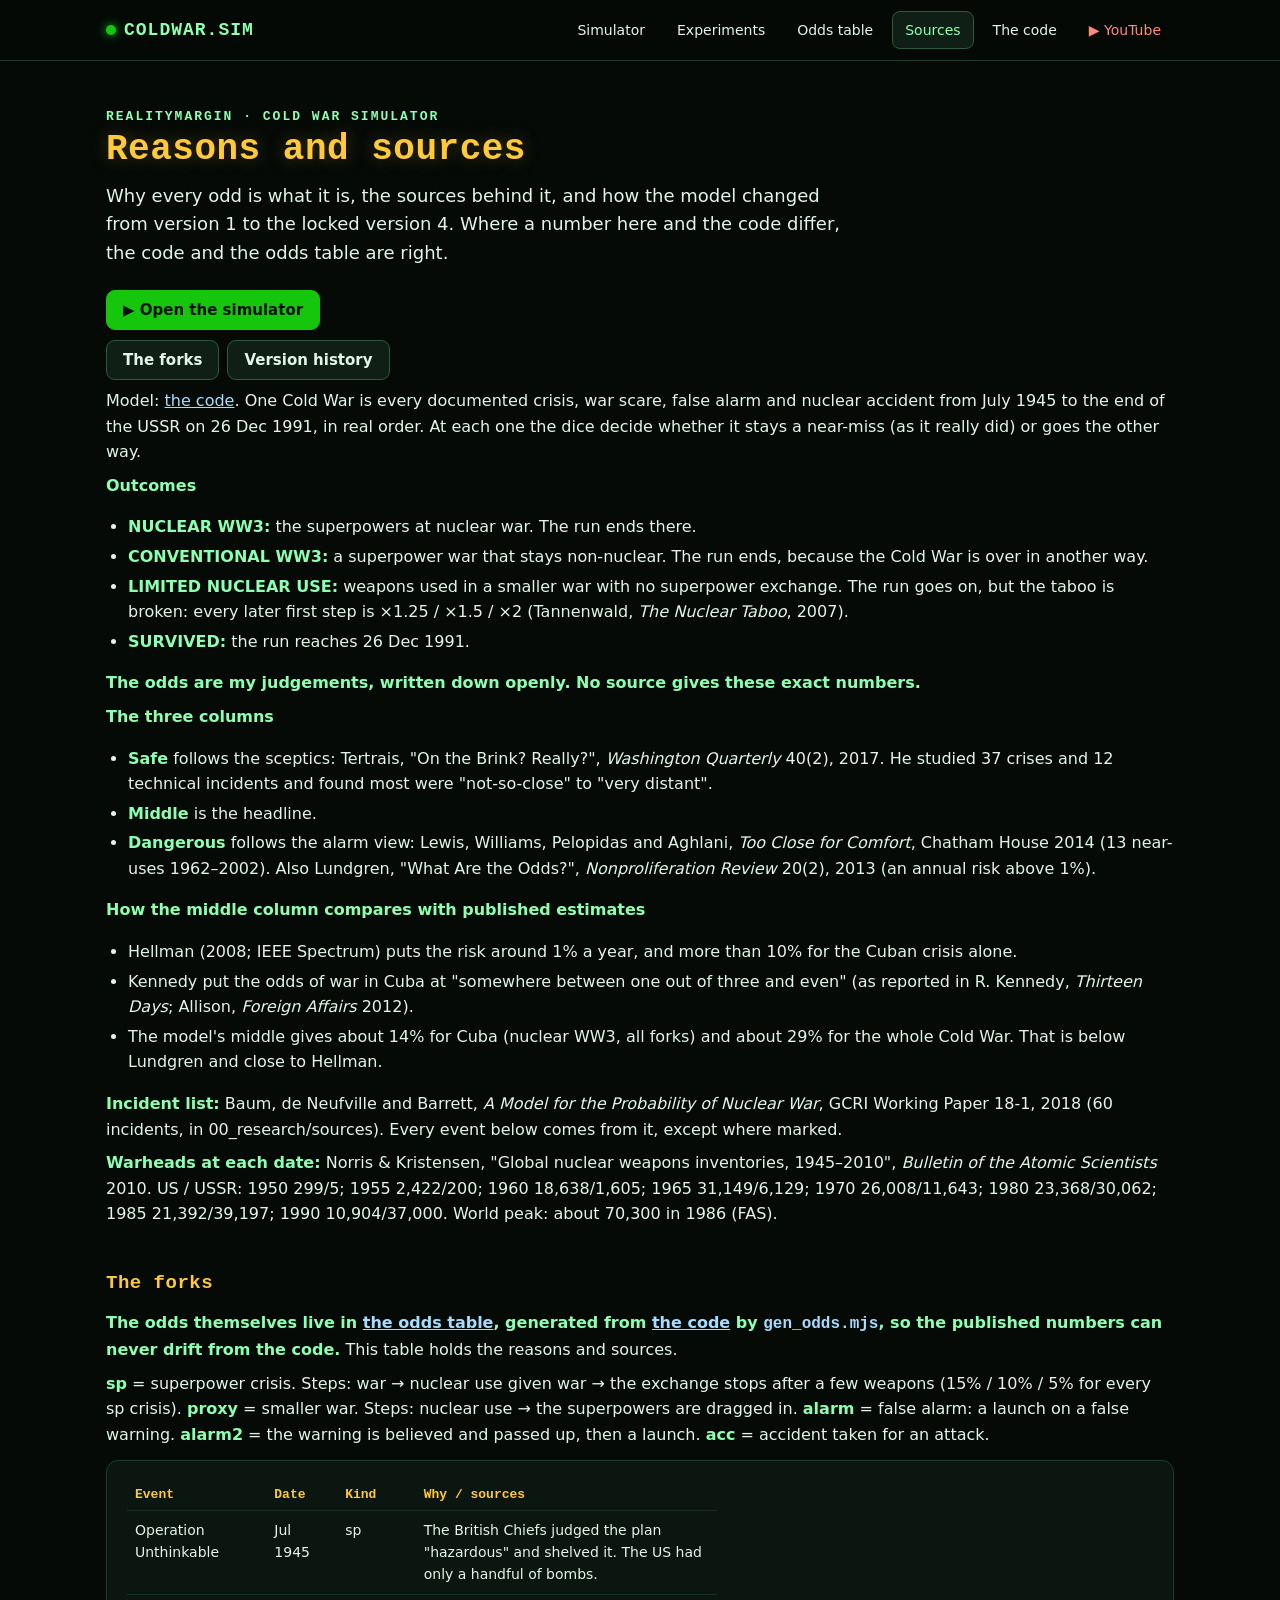
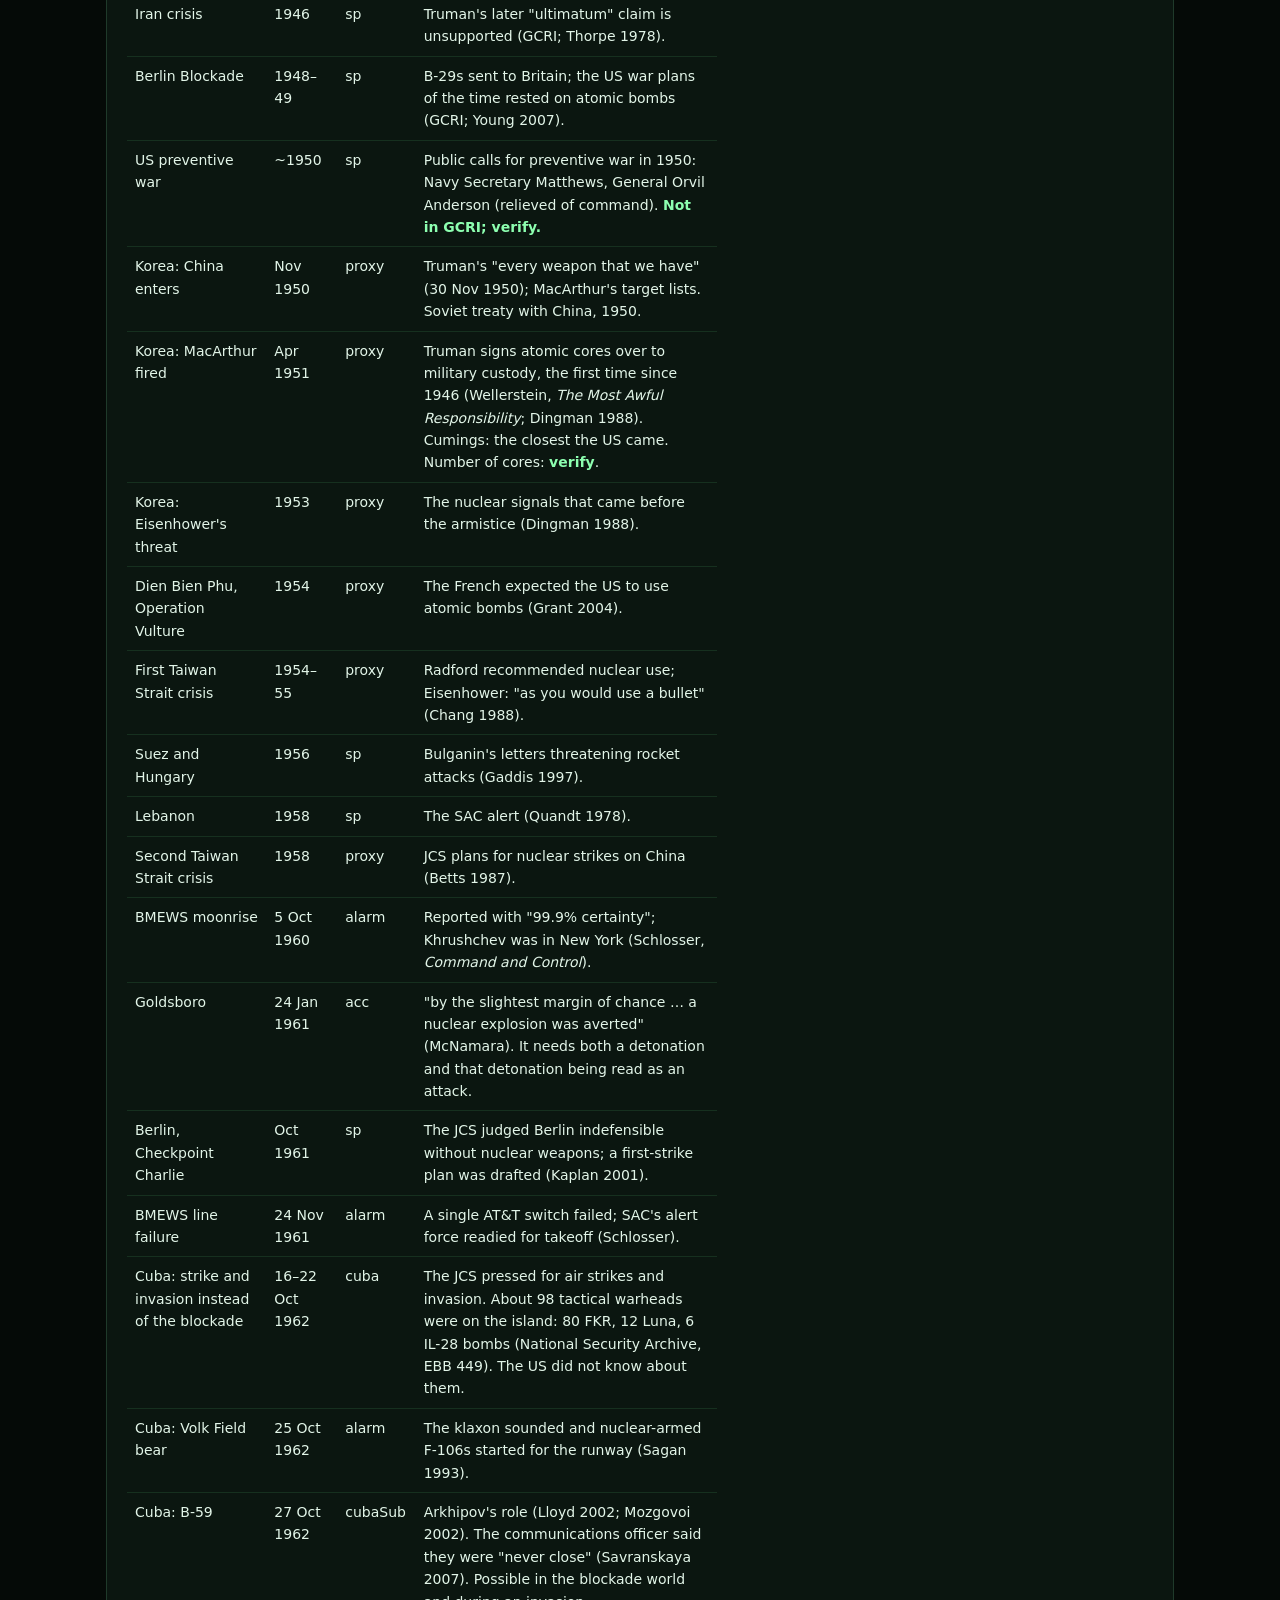
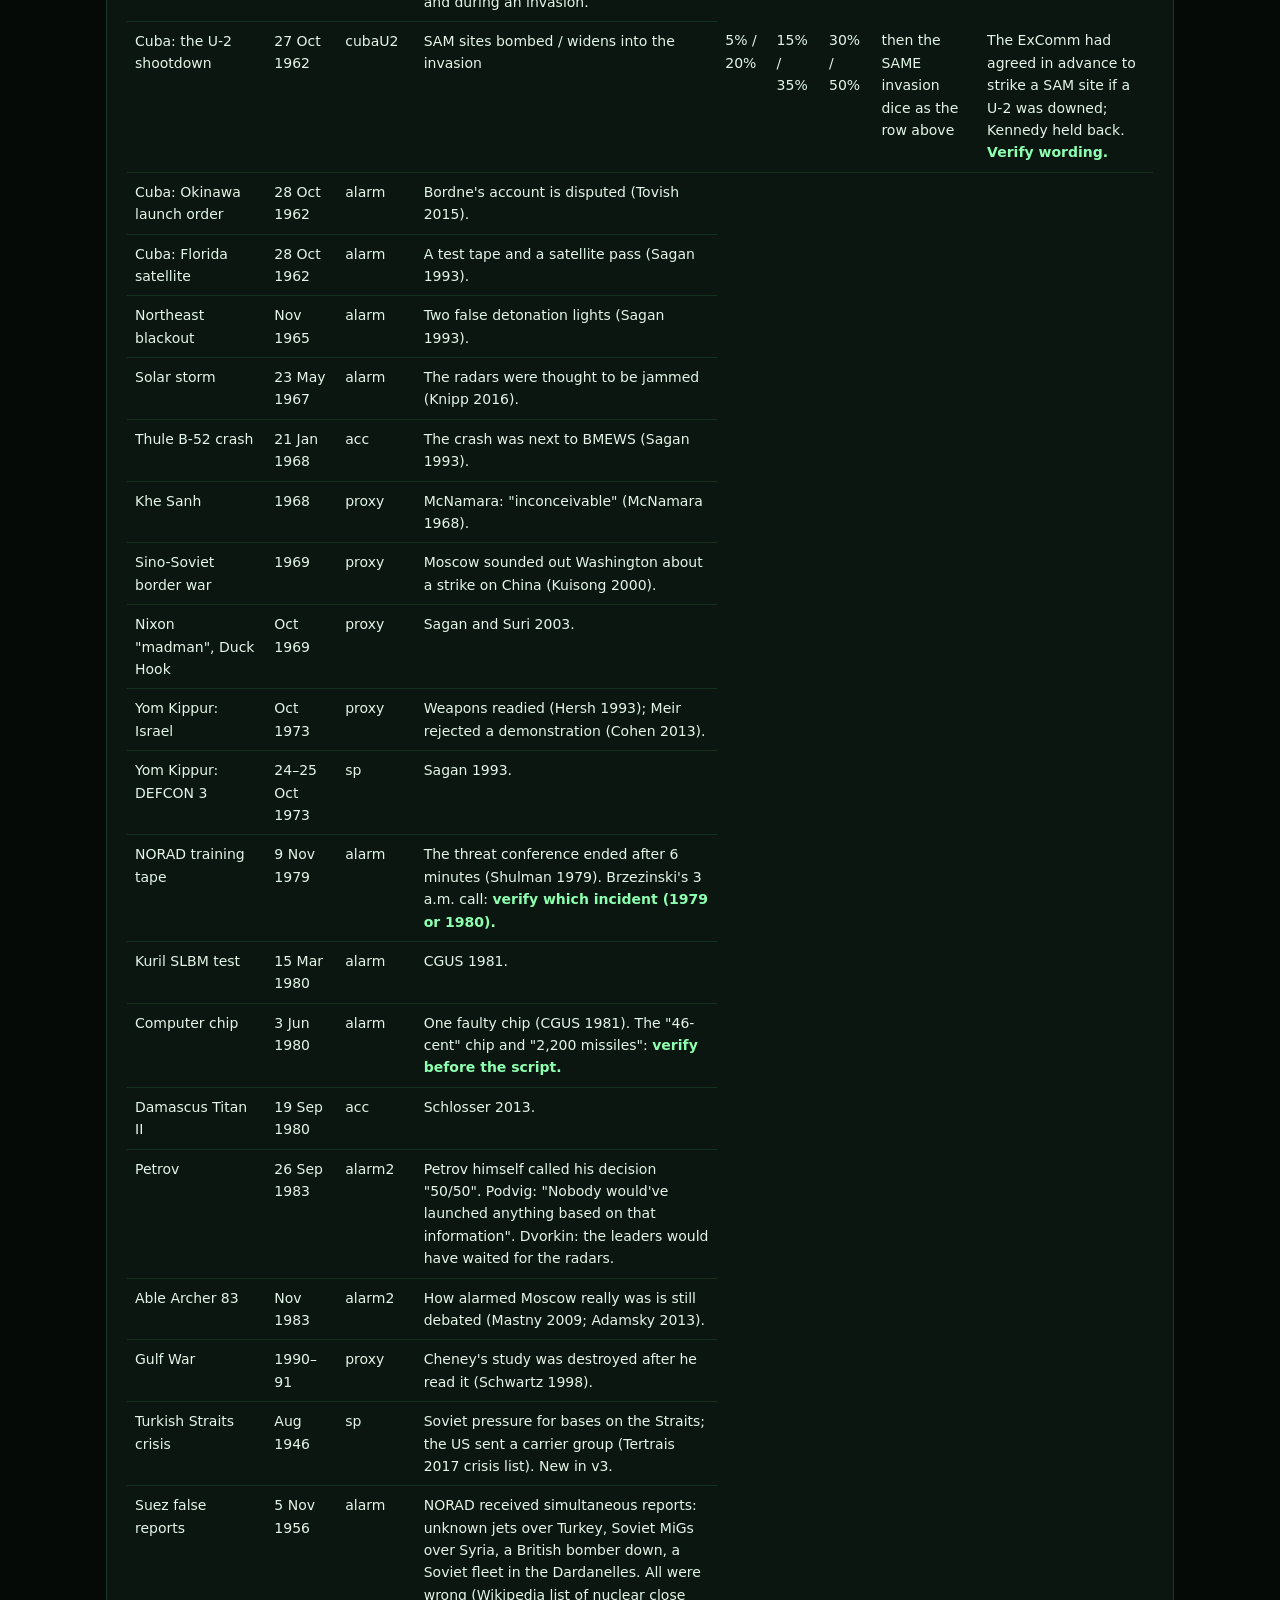
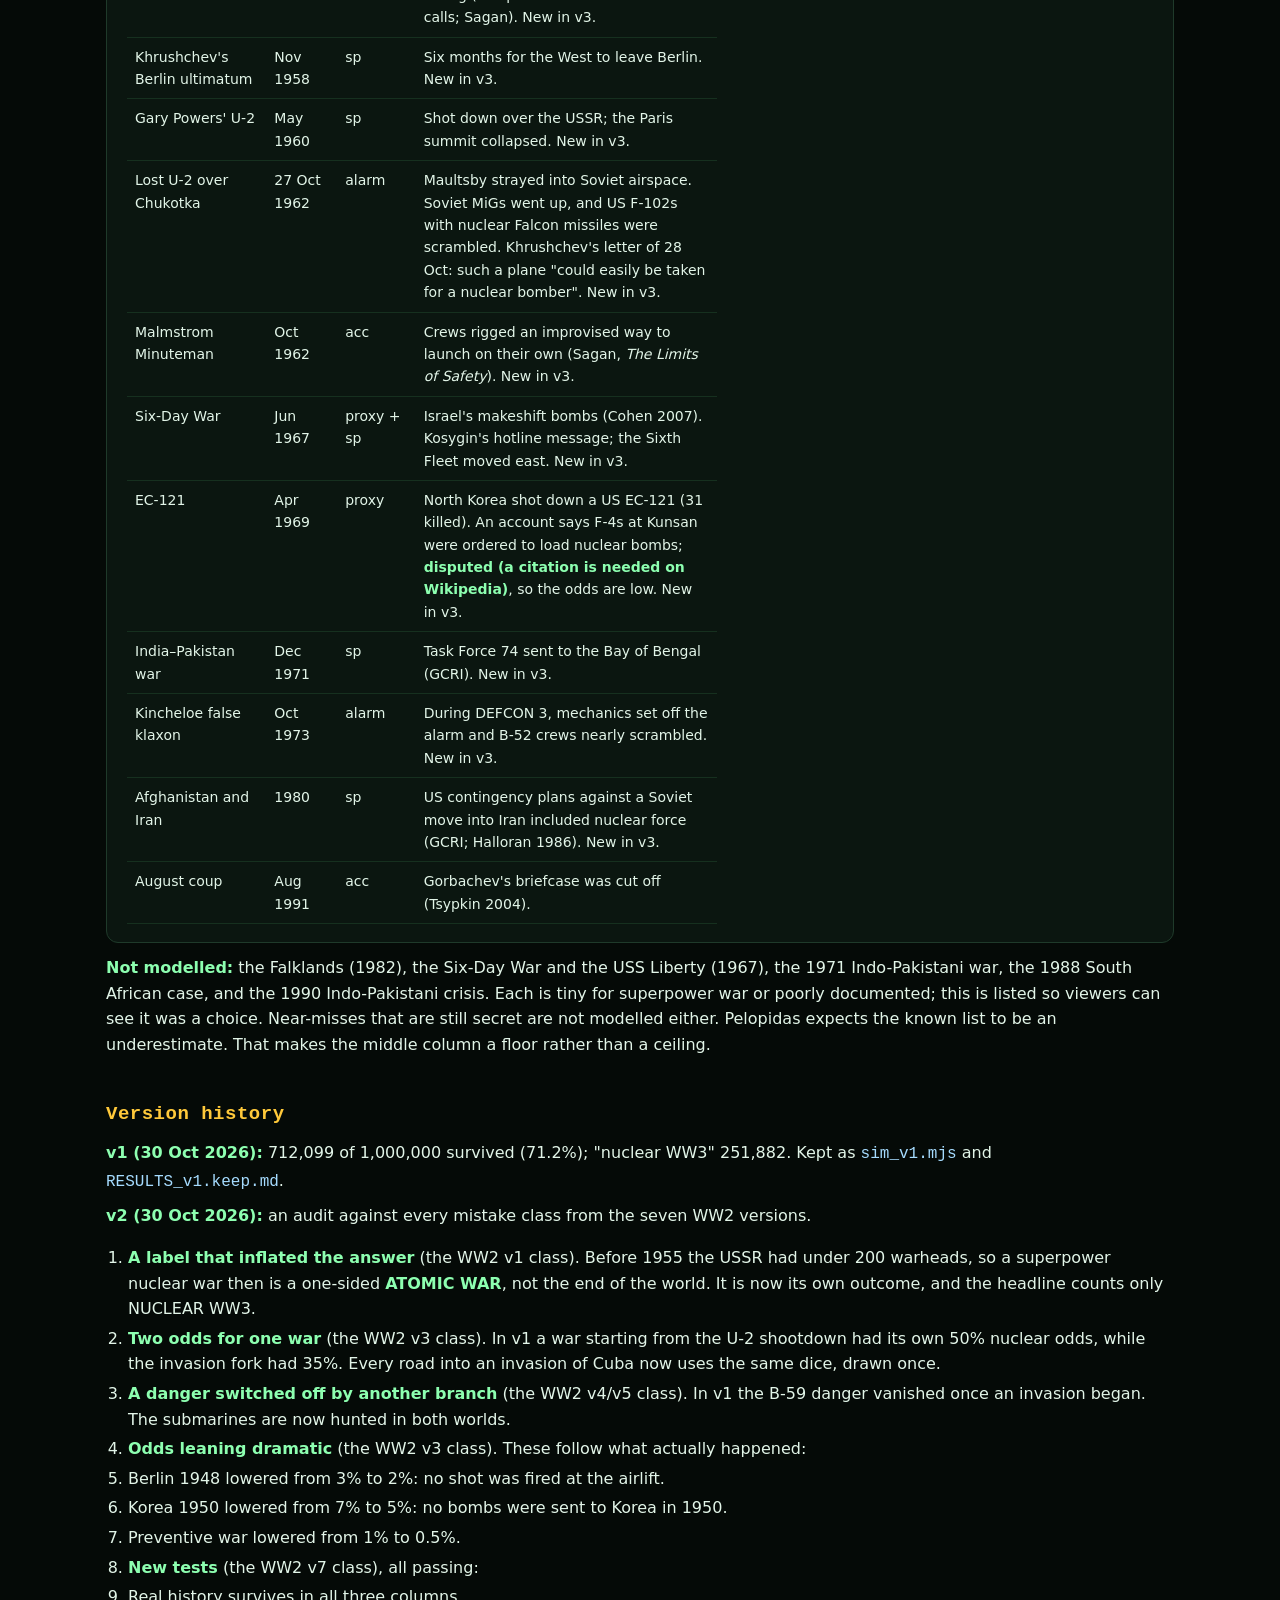
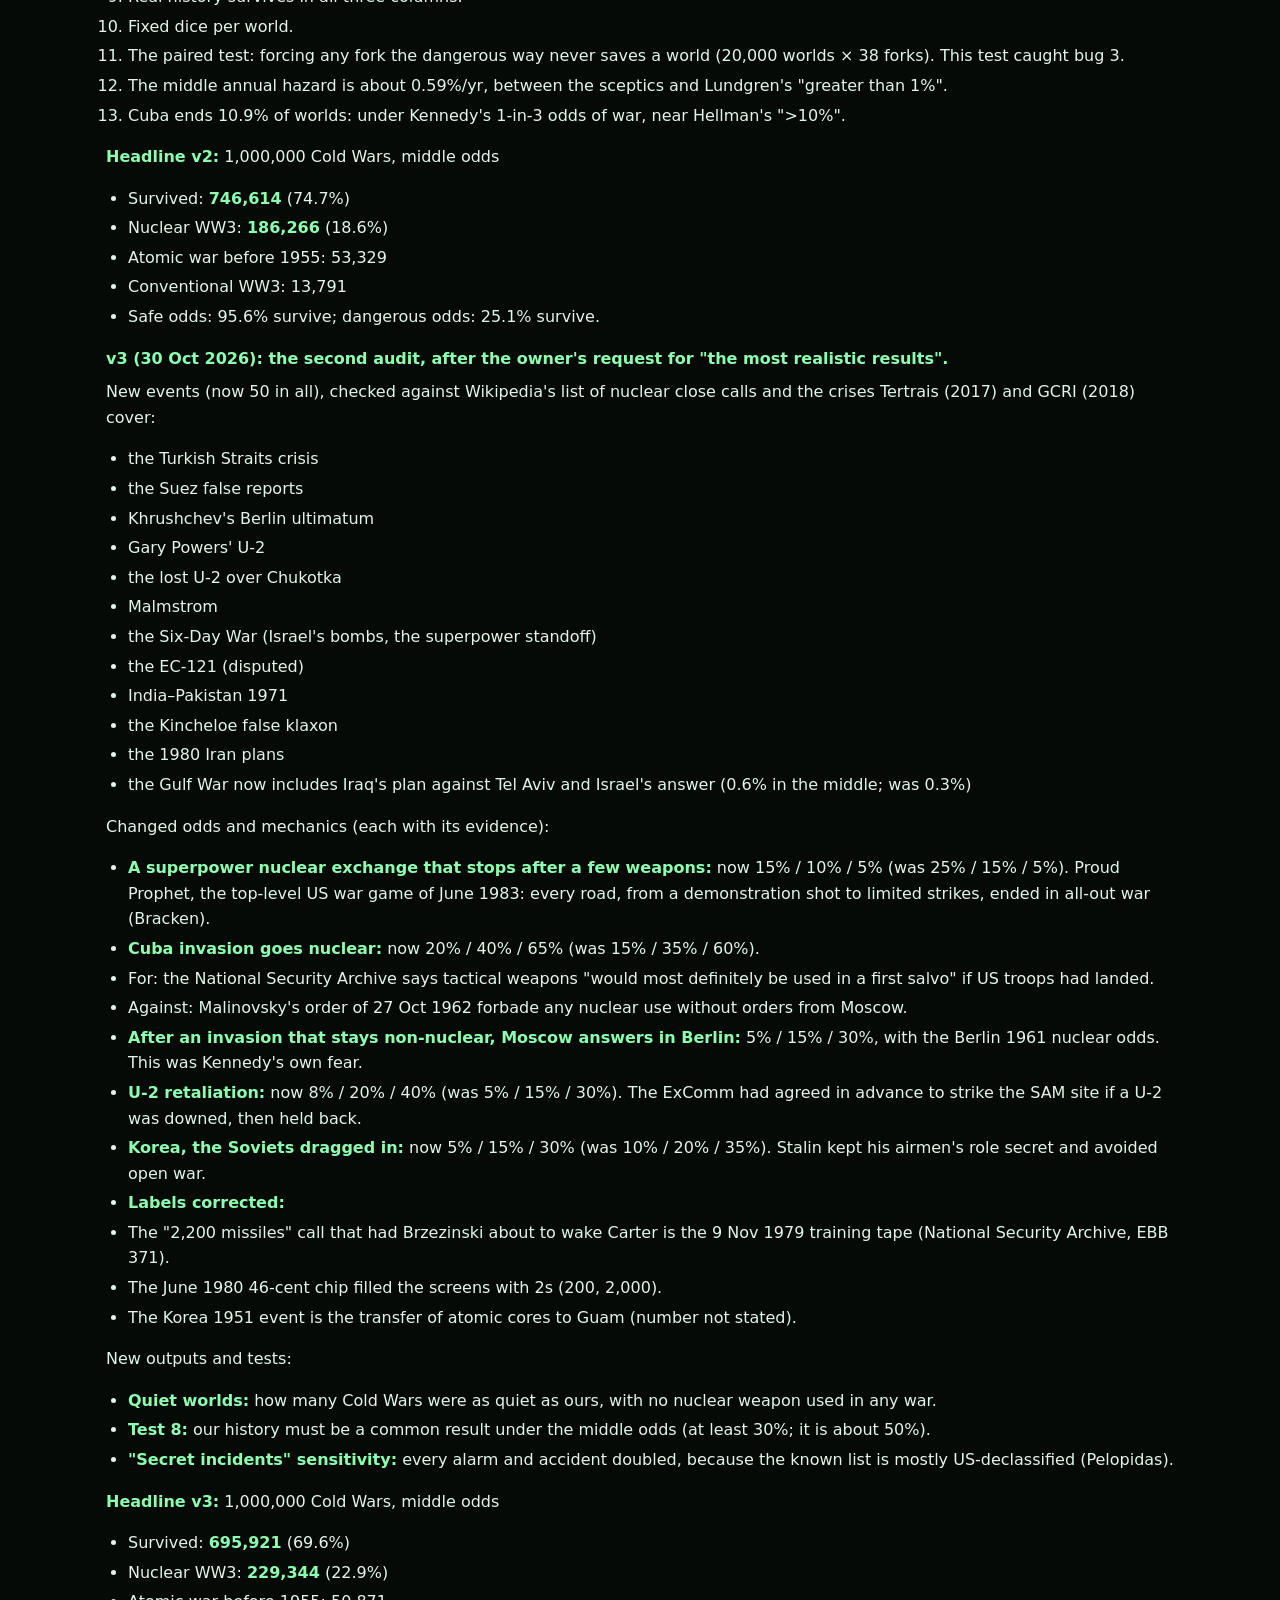
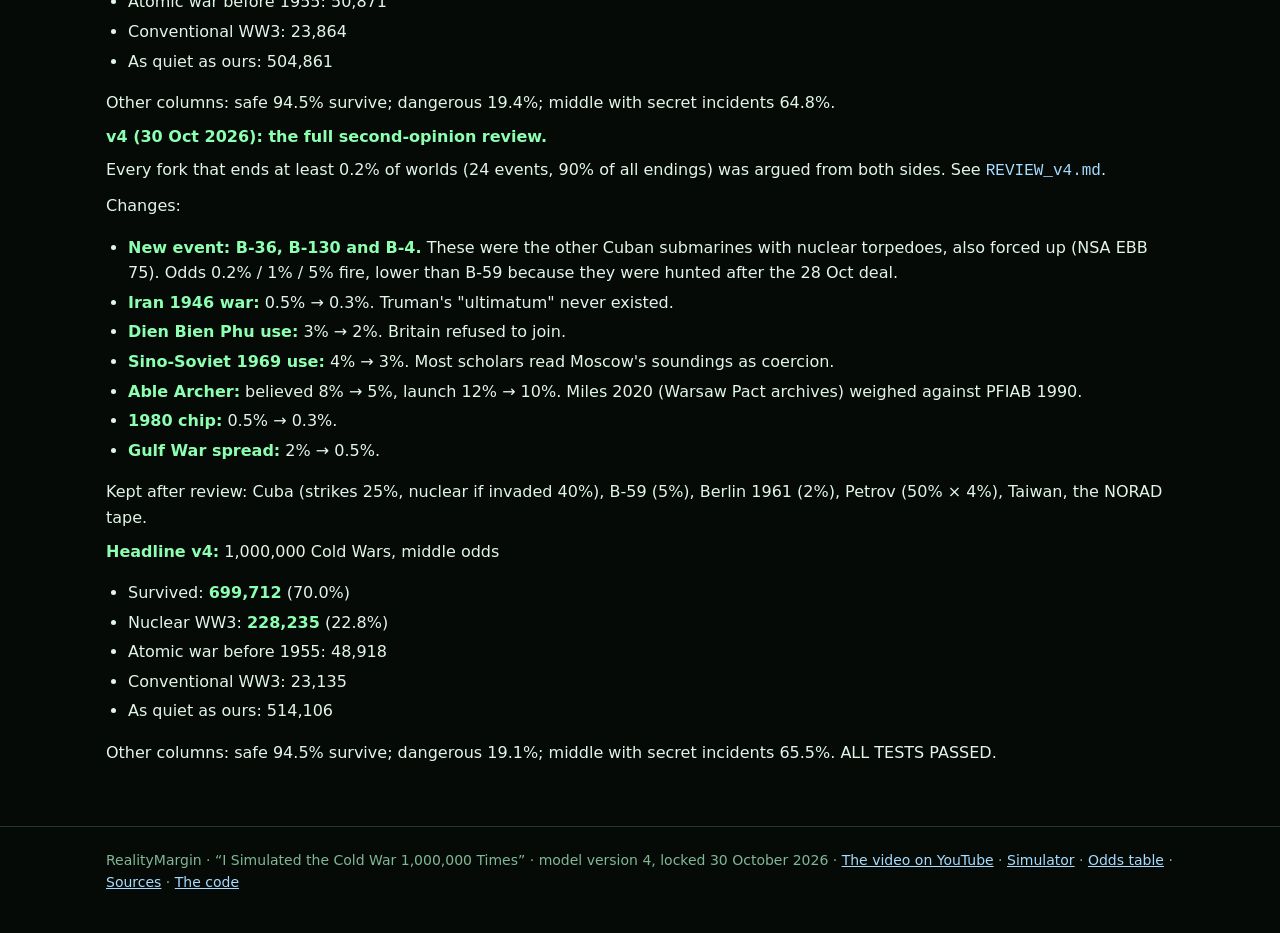
<file: run-it-yourself/sources.html>
<!doctype html>
<html lang="en"><head><meta charset="utf-8"><meta name="viewport" content="width=device-width, initial-scale=1"><title>Reasons and sources · Cold War Simulator · RealityMargin</title><meta name="theme-color" content="#050a07">
<link rel="icon" href="data:image/svg+xml,%3Csvg xmlns='http://www.w3.org/2000/svg' viewBox='0 0 32 32'%3E%3Crect width='32' height='32' rx='6' fill='%23050a07'/%3E%3Cpath d='M6 22h20M10 22V12M16 22V7M22 22v-6' stroke='%238dffb0' stroke-width='3' stroke-linecap='round'/%3E%3C/svg%3E"><link rel="stylesheet" href="site.css"></head><body>
<header class="nav"><div class="wrap navin"><a class="brand" href="index.html"><span class="dot"></span>COLDWAR.SIM</a><nav><a class="navbtn" href="index.html">Simulator</a><a class="navbtn" href="index.html#experiments">Experiments</a><a class="navbtn" href="odds.html">Odds table</a><a class="navbtn on" href="sources.html">Sources</a><a class="navbtn" href="code.html">The code</a><a class="navbtn yt" href="https://www.youtube.com/@realitymargin" target="_blank" rel="noopener">▶ YouTube</a></nav></div></header>
<main class="wrap doc"><section class="hero" style="padding-bottom:0"><p class="kicker">REALITYMARGIN · COLD WAR SIMULATOR</p><h1>Reasons and sources</h1><p class="lead">Why every odd is what it is, the sources behind it, and how the model changed from version 1 to the locked version 4. Where a number here and the code differ, the code and the odds table are right.</p>
<div class="row"><a class="btn primary" href="index.html#sim">▶ Open the simulator</a></div><div class="toc"><a class="btn" href="#the-forks">The forks</a><a class="btn" href="#version-history">Version history</a></div></section>
<p>Model: <a href="code.html">the code</a>. One Cold War is every documented crisis, war scare, false alarm and nuclear accident from July 1945 to the end of the USSR on 26 Dec 1991, in real order. At each one the dice decide whether it stays a near-miss (as it really did) or goes the other way.</p>
<p><b>Outcomes</b></p>
<ul><li><b>NUCLEAR WW3:</b> the superpowers at nuclear war. The run ends there.</li><li><b>CONVENTIONAL WW3:</b> a superpower war that stays non-nuclear. The run ends, because the Cold War is over in another way.</li><li><b>LIMITED NUCLEAR USE:</b> weapons used in a smaller war with no superpower exchange. The run goes on, but the taboo is broken: every later first step is ×1.25 / ×1.5 / ×2 (Tannenwald, <i>The Nuclear Taboo</i>, 2007).</li><li><b>SURVIVED:</b> the run reaches 26 Dec 1991.</li></ul>
<p><b>The odds are my judgements, written down openly. No source gives these exact numbers.</b></p>
<p><b>The three columns</b></p>
<ul><li><b>Safe</b> follows the sceptics: Tertrais, "On the Brink? Really?", <i>Washington Quarterly</i> 40(2), 2017. He studied 37 crises and 12 technical incidents and found most were "not-so-close" to "very distant".</li><li><b>Middle</b> is the headline.</li><li><b>Dangerous</b> follows the alarm view: Lewis, Williams, Pelopidas and Aghlani, <i>Too Close for Comfort</i>, Chatham House 2014 (13 near-uses 1962–2002). Also Lundgren, "What Are the Odds?", <i>Nonproliferation Review</i> 20(2), 2013 (an annual risk above 1%).</li></ul>
<p><b>How the middle column compares with published estimates</b></p>
<ul><li>Hellman (2008; IEEE Spectrum) puts the risk around 1% a year, and more than 10% for the Cuban crisis alone.</li><li>Kennedy put the odds of war in Cuba at "somewhere between one out of three and even" (as reported in R. Kennedy, <i>Thirteen Days</i>; Allison, <i>Foreign Affairs</i> 2012).</li><li>The model's middle gives about 14% for Cuba (nuclear WW3, all forks) and about 29% for the whole Cold War. That is below Lundgren and close to Hellman.</li></ul>
<p><b>Incident list:</b> Baum, de Neufville and Barrett, <i>A Model for the Probability of Nuclear War</i>, GCRI Working Paper 18-1, 2018 (60 incidents, in 00_research/sources). Every event below comes from it, except where marked.</p>
<p><b>Warheads at each date:</b> Norris &amp; Kristensen, "Global nuclear weapons inventories, 1945–2010", <i>Bulletin of the Atomic Scientists</i> 2010. US / USSR: 1950 299/5; 1955 2,422/200; 1960 18,638/1,605; 1965 31,149/6,129; 1970 26,008/11,643; 1980 23,368/30,062; 1985 21,392/39,197; 1990 10,904/37,000. World peak: about 70,300 in 1986 (FAS).</p>
<h2 id="the-forks">The forks</h2>
<p><b>The odds themselves live in <a href="odds.html">the odds table</a>, generated from <a href="code.html">the code</a> by <code>gen_odds.mjs</code>, so the published numbers can never drift from the code.</b> This table holds the reasons and sources.</p>
<p><b>sp</b> = superpower crisis. Steps: war → nuclear use given war → the exchange stops after a few weapons (15% / 10% / 5% for every sp crisis). <b>proxy</b> = smaller war. Steps: nuclear use → the superpowers are dragged in. <b>alarm</b> = false alarm: a launch on a false warning. <b>alarm2</b> = the warning is believed and passed up, then a launch. <b>acc</b> = accident taken for an attack.</p>
<div class="tablewrap card"><table><thead><tr><th>Event</th><th>Date</th><th>Kind</th><th>Why / sources</th></tr></thead><tbody><tr><td>Operation Unthinkable</td><td>Jul 1945</td><td>sp</td><td>The British Chiefs judged the plan "hazardous" and shelved it. The US had only a handful of bombs.</td></tr><tr><td>Iran crisis</td><td>1946</td><td>sp</td><td>Truman's later "ultimatum" claim is unsupported (GCRI; Thorpe 1978).</td></tr><tr><td>Berlin Blockade</td><td>1948–49</td><td>sp</td><td>B-29s sent to Britain; the US war plans of the time rested on atomic bombs (GCRI; Young 2007).</td></tr><tr><td>US preventive war</td><td>~1950</td><td>sp</td><td>Public calls for preventive war in 1950: Navy Secretary Matthews, General Orvil Anderson (relieved of command). <b>Not in GCRI; verify.</b></td></tr><tr><td>Korea: China enters</td><td>Nov 1950</td><td>proxy</td><td>Truman's "every weapon that we have" (30 Nov 1950); MacArthur's target lists. Soviet treaty with China, 1950.</td></tr><tr><td>Korea: MacArthur fired</td><td>Apr 1951</td><td>proxy</td><td>Truman signs atomic cores over to military custody, the first time since 1946 (Wellerstein, <i>The Most Awful Responsibility</i>; Dingman 1988). Cumings: the closest the US came. Number of cores: <b>verify</b>.</td></tr><tr><td>Korea: Eisenhower's threat</td><td>1953</td><td>proxy</td><td>The nuclear signals that came before the armistice (Dingman 1988).</td></tr><tr><td>Dien Bien Phu, Operation Vulture</td><td>1954</td><td>proxy</td><td>The French expected the US to use atomic bombs (Grant 2004).</td></tr><tr><td>First Taiwan Strait crisis</td><td>1954–55</td><td>proxy</td><td>Radford recommended nuclear use; Eisenhower: "as you would use a bullet" (Chang 1988).</td></tr><tr><td>Suez and Hungary</td><td>1956</td><td>sp</td><td>Bulganin's letters threatening rocket attacks (Gaddis 1997).</td></tr><tr><td>Lebanon</td><td>1958</td><td>sp</td><td>The SAC alert (Quandt 1978).</td></tr><tr><td>Second Taiwan Strait crisis</td><td>1958</td><td>proxy</td><td>JCS plans for nuclear strikes on China (Betts 1987).</td></tr><tr><td>BMEWS moonrise</td><td>5 Oct 1960</td><td>alarm</td><td>Reported with "99.9% certainty"; Khrushchev was in New York (Schlosser, <i>Command and Control</i>).</td></tr><tr><td>Goldsboro</td><td>24 Jan 1961</td><td>acc</td><td>"by the slightest margin of chance … a nuclear explosion was averted" (McNamara). It needs both a detonation and that detonation being read as an attack.</td></tr><tr><td>Berlin, Checkpoint Charlie</td><td>Oct 1961</td><td>sp</td><td>The JCS judged Berlin indefensible without nuclear weapons; a first-strike plan was drafted (Kaplan 2001).</td></tr><tr><td>BMEWS line failure</td><td>24 Nov 1961</td><td>alarm</td><td>A single AT&amp;T switch failed; SAC's alert force readied for takeoff (Schlosser).</td></tr><tr><td>Cuba: strike and invasion instead of the blockade</td><td>16–22 Oct 1962</td><td>cuba</td><td>The JCS pressed for air strikes and invasion. About 98 tactical warheads were on the island: 80 FKR, 12 Luna, 6 IL-28 bombs (National Security Archive, EBB 449). The US did not know about them.</td></tr><tr><td>Cuba: Volk Field bear</td><td>25 Oct 1962</td><td>alarm</td><td>The klaxon sounded and nuclear-armed F-106s started for the runway (Sagan 1993).</td></tr><tr><td>Cuba: B-59</td><td>27 Oct 1962</td><td>cubaSub</td><td>Arkhipov's role (Lloyd 2002; Mozgovoi 2002). The communications officer said they were "never close" (Savranskaya 2007). Possible in the blockade world and during an invasion.</td></tr><tr><td>Cuba: the U-2 shootdown</td><td>27 Oct 1962</td><td>cubaU2</td><td>SAM sites bombed / widens into the invasion</td><td>5% / 20%</td><td>15% / 35%</td><td>30% / 50%</td><td>then the SAME invasion dice as the row above</td><td>The ExComm had agreed in advance to strike a SAM site if a U-2 was downed; Kennedy held back. <b>Verify wording.</b></td></tr><tr><td>Cuba: Okinawa launch order</td><td>28 Oct 1962</td><td>alarm</td><td>Bordne's account is disputed (Tovish 2015).</td></tr><tr><td>Cuba: Florida satellite</td><td>28 Oct 1962</td><td>alarm</td><td>A test tape and a satellite pass (Sagan 1993).</td></tr><tr><td>Northeast blackout</td><td>Nov 1965</td><td>alarm</td><td>Two false detonation lights (Sagan 1993).</td></tr><tr><td>Solar storm</td><td>23 May 1967</td><td>alarm</td><td>The radars were thought to be jammed (Knipp 2016).</td></tr><tr><td>Thule B-52 crash</td><td>21 Jan 1968</td><td>acc</td><td>The crash was next to BMEWS (Sagan 1993).</td></tr><tr><td>Khe Sanh</td><td>1968</td><td>proxy</td><td>McNamara: "inconceivable" (McNamara 1968).</td></tr><tr><td>Sino-Soviet border war</td><td>1969</td><td>proxy</td><td>Moscow sounded out Washington about a strike on China (Kuisong 2000).</td></tr><tr><td>Nixon "madman", Duck Hook</td><td>Oct 1969</td><td>proxy</td><td>Sagan and Suri 2003.</td></tr><tr><td>Yom Kippur: Israel</td><td>Oct 1973</td><td>proxy</td><td>Weapons readied (Hersh 1993); Meir rejected a demonstration (Cohen 2013).</td></tr><tr><td>Yom Kippur: DEFCON 3</td><td>24–25 Oct 1973</td><td>sp</td><td>Sagan 1993.</td></tr><tr><td>NORAD training tape</td><td>9 Nov 1979</td><td>alarm</td><td>The threat conference ended after 6 minutes (Shulman 1979). Brzezinski's 3 a.m. call: <b>verify which incident (1979 or 1980).</b></td></tr><tr><td>Kuril SLBM test</td><td>15 Mar 1980</td><td>alarm</td><td>CGUS 1981.</td></tr><tr><td>Computer chip</td><td>3 Jun 1980</td><td>alarm</td><td>One faulty chip (CGUS 1981). The "46-cent" chip and "2,200 missiles": <b>verify before the script.</b></td></tr><tr><td>Damascus Titan II</td><td>19 Sep 1980</td><td>acc</td><td>Schlosser 2013.</td></tr><tr><td>Petrov</td><td>26 Sep 1983</td><td>alarm2</td><td>Petrov himself called his decision "50/50". Podvig: "Nobody would've launched anything based on that information". Dvorkin: the leaders would have waited for the radars.</td></tr><tr><td>Able Archer 83</td><td>Nov 1983</td><td>alarm2</td><td>How alarmed Moscow really was is still debated (Mastny 2009; Adamsky 2013).</td></tr><tr><td>Gulf War</td><td>1990–91</td><td>proxy</td><td>Cheney's study was destroyed after he read it (Schwartz 1998).</td></tr><tr><td>Turkish Straits crisis</td><td>Aug 1946</td><td>sp</td><td>Soviet pressure for bases on the Straits; the US sent a carrier group (Tertrais 2017 crisis list). New in v3.</td></tr><tr><td>Suez false reports</td><td>5 Nov 1956</td><td>alarm</td><td>NORAD received simultaneous reports: unknown jets over Turkey, Soviet MiGs over Syria, a British bomber down, a Soviet fleet in the Dardanelles. All were wrong (Wikipedia list of nuclear close calls; Sagan). New in v3.</td></tr><tr><td>Khrushchev's Berlin ultimatum</td><td>Nov 1958</td><td>sp</td><td>Six months for the West to leave Berlin. New in v3.</td></tr><tr><td>Gary Powers' U-2</td><td>May 1960</td><td>sp</td><td>Shot down over the USSR; the Paris summit collapsed. New in v3.</td></tr><tr><td>Lost U-2 over Chukotka</td><td>27 Oct 1962</td><td>alarm</td><td>Maultsby strayed into Soviet airspace. Soviet MiGs went up, and US F-102s with nuclear Falcon missiles were scrambled. Khrushchev's letter of 28 Oct: such a plane "could easily be taken for a nuclear bomber". New in v3.</td></tr><tr><td>Malmstrom Minuteman</td><td>Oct 1962</td><td>acc</td><td>Crews rigged an improvised way to launch on their own (Sagan, <i>The Limits of Safety</i>). New in v3.</td></tr><tr><td>Six-Day War</td><td>Jun 1967</td><td>proxy + sp</td><td>Israel's makeshift bombs (Cohen 2007). Kosygin's hotline message; the Sixth Fleet moved east. New in v3.</td></tr><tr><td>EC-121</td><td>Apr 1969</td><td>proxy</td><td>North Korea shot down a US EC-121 (31 killed). An account says F-4s at Kunsan were ordered to load nuclear bombs; <b>disputed (a citation is needed on Wikipedia)</b>, so the odds are low. New in v3.</td></tr><tr><td>India–Pakistan war</td><td>Dec 1971</td><td>sp</td><td>Task Force 74 sent to the Bay of Bengal (GCRI). New in v3.</td></tr><tr><td>Kincheloe false klaxon</td><td>Oct 1973</td><td>alarm</td><td>During DEFCON 3, mechanics set off the alarm and B-52 crews nearly scrambled. New in v3.</td></tr><tr><td>Afghanistan and Iran</td><td>1980</td><td>sp</td><td>US contingency plans against a Soviet move into Iran included nuclear force (GCRI; Halloran 1986). New in v3.</td></tr><tr><td>August coup</td><td>Aug 1991</td><td>acc</td><td>Gorbachev's briefcase was cut off (Tsypkin 2004).</td></tr></tbody></table></div>
<p><b>Not modelled:</b> the Falklands (1982), the Six-Day War and the USS Liberty (1967), the 1971 Indo-Pakistani war, the 1988 South African case, and the 1990 Indo-Pakistani crisis. Each is tiny for superpower war or poorly documented; this is listed so viewers can see it was a choice. Near-misses that are still secret are not modelled either. Pelopidas expects the known list to be an underestimate. That makes the middle column a floor rather than a ceiling.</p>
<h2 id="version-history">Version history</h2>
<p><b>v1 (30 Oct 2026):</b> 712,099 of 1,000,000 survived (71.2%); "nuclear WW3" 251,882. Kept as <code>sim_v1.mjs</code> and <code>RESULTS_v1.keep.md</code>.</p>
<p><b>v2 (30 Oct 2026):</b> an audit against every mistake class from the seven WW2 versions.</p>
<ol><li><b>A label that inflated the answer</b> (the WW2 v1 class). Before 1955 the USSR had under 200 warheads, so a superpower nuclear war then is a one-sided <b>ATOMIC WAR</b>, not the end of the world. It is now its own outcome, and the headline counts only NUCLEAR WW3.</li><li><b>Two odds for one war</b> (the WW2 v3 class). In v1 a war starting from the U-2 shootdown had its own 50% nuclear odds, while the invasion fork had 35%. Every road into an invasion of Cuba now uses the same dice, drawn once.</li><li><b>A danger switched off by another branch</b> (the WW2 v4/v5 class). In v1 the B-59 danger vanished once an invasion began. The submarines are now hunted in both worlds.</li><li><b>Odds leaning dramatic</b> (the WW2 v3 class). These follow what actually happened:</li><li>Berlin 1948 lowered from 3% to 2%: no shot was fired at the airlift.</li><li>Korea 1950 lowered from 7% to 5%: no bombs were sent to Korea in 1950.</li><li>Preventive war lowered from 1% to 0.5%.</li><li><b>New tests</b> (the WW2 v7 class), all passing:</li><li>Real history survives in all three columns.</li><li>Fixed dice per world.</li><li>The paired test: forcing any fork the dangerous way never saves a world (20,000 worlds × 38 forks). This test caught bug 3.</li><li>The middle annual hazard is about 0.59%/yr, between the sceptics and Lundgren's "greater than 1%".</li><li>Cuba ends 10.9% of worlds: under Kennedy's 1-in-3 odds of war, near Hellman's "&gt;10%".</li></ol>
<p><b>Headline v2:</b> 1,000,000 Cold Wars, middle odds</p>
<ul><li>Survived: <b>746,614</b> (74.7%)</li><li>Nuclear WW3: <b>186,266</b> (18.6%)</li><li>Atomic war before 1955: 53,329</li><li>Conventional WW3: 13,791</li><li>Safe odds: 95.6% survive; dangerous odds: 25.1% survive.</li></ul>
<p><b>v3 (30 Oct 2026): the second audit, after the owner's request for "the most realistic results".</b></p>
<p>New events (now 50 in all), checked against Wikipedia's list of nuclear close calls and the crises Tertrais (2017) and GCRI (2018) cover:</p>
<ul><li>the Turkish Straits crisis</li><li>the Suez false reports</li><li>Khrushchev's Berlin ultimatum</li><li>Gary Powers' U-2</li><li>the lost U-2 over Chukotka</li><li>Malmstrom</li><li>the Six-Day War (Israel's bombs, the superpower standoff)</li><li>the EC-121 (disputed)</li><li>India–Pakistan 1971</li><li>the Kincheloe false klaxon</li><li>the 1980 Iran plans</li><li>the Gulf War now includes Iraq's plan against Tel Aviv and Israel's answer (0.6% in the middle; was 0.3%)</li></ul>
<p>Changed odds and mechanics (each with its evidence):</p>
<ul><li><b>A superpower nuclear exchange that stops after a few weapons:</b> now 15% / 10% / 5% (was 25% / 15% / 5%). Proud Prophet, the top-level US war game of June 1983: every road, from a demonstration shot to limited strikes, ended in all-out war (Bracken).</li><li><b>Cuba invasion goes nuclear:</b> now 20% / 40% / 65% (was 15% / 35% / 60%).</li><li>For: the National Security Archive says tactical weapons "would most definitely be used in a first salvo" if US troops had landed.</li><li>Against: Malinovsky's order of 27 Oct 1962 forbade any nuclear use without orders from Moscow.</li><li><b>After an invasion that stays non-nuclear, Moscow answers in Berlin:</b> 5% / 15% / 30%, with the Berlin 1961 nuclear odds. This was Kennedy's own fear.</li><li><b>U-2 retaliation:</b> now 8% / 20% / 40% (was 5% / 15% / 30%). The ExComm had agreed in advance to strike the SAM site if a U-2 was downed, then held back.</li><li><b>Korea, the Soviets dragged in:</b> now 5% / 15% / 30% (was 10% / 20% / 35%). Stalin kept his airmen's role secret and avoided open war.</li><li><b>Labels corrected:</b></li><li>The "2,200 missiles" call that had Brzezinski about to wake Carter is the 9 Nov 1979 training tape (National Security Archive, EBB 371).</li><li>The June 1980 46-cent chip filled the screens with 2s (200, 2,000).</li><li>The Korea 1951 event is the transfer of atomic cores to Guam (number not stated).</li></ul>
<p>New outputs and tests:</p>
<ul><li><b>Quiet worlds:</b> how many Cold Wars were as quiet as ours, with no nuclear weapon used in any war.</li><li><b>Test 8:</b> our history must be a common result under the middle odds (at least 30%; it is about 50%).</li><li><b>"Secret incidents" sensitivity:</b> every alarm and accident doubled, because the known list is mostly US-declassified (Pelopidas).</li></ul>
<p><b>Headline v3:</b> 1,000,000 Cold Wars, middle odds</p>
<ul><li>Survived: <b>695,921</b> (69.6%)</li><li>Nuclear WW3: <b>229,344</b> (22.9%)</li><li>Atomic war before 1955: 50,871</li><li>Conventional WW3: 23,864</li><li>As quiet as ours: 504,861</li></ul>
<p>Other columns: safe 94.5% survive; dangerous 19.4%; middle with secret incidents 64.8%.</p>
<p><b>v4 (30 Oct 2026): the full second-opinion review.</b></p>
<p>Every fork that ends at least 0.2% of worlds (24 events, 90% of all endings) was argued from both sides. See <code>REVIEW_v4.md</code>.</p>
<p>Changes:</p>
<ul><li><b>New event: B-36, B-130 and B-4.</b> These were the other Cuban submarines with nuclear torpedoes, also forced up (NSA EBB 75). Odds 0.2% / 1% / 5% fire, lower than B-59 because they were hunted after the 28 Oct deal.</li><li><b>Iran 1946 war:</b> 0.5% → 0.3%. Truman's "ultimatum" never existed.</li><li><b>Dien Bien Phu use:</b> 3% → 2%. Britain refused to join.</li><li><b>Sino-Soviet 1969 use:</b> 4% → 3%. Most scholars read Moscow's soundings as coercion.</li><li><b>Able Archer:</b> believed 8% → 5%, launch 12% → 10%. Miles 2020 (Warsaw Pact archives) weighed against PFIAB 1990.</li><li><b>1980 chip:</b> 0.5% → 0.3%.</li><li><b>Gulf War spread:</b> 2% → 0.5%.</li></ul>
<p>Kept after review: Cuba (strikes 25%, nuclear if invaded 40%), B-59 (5%), Berlin 1961 (2%), Petrov (50% × 4%), Taiwan, the NORAD tape.</p>
<p><b>Headline v4:</b> 1,000,000 Cold Wars, middle odds</p>
<ul><li>Survived: <b>699,712</b> (70.0%)</li><li>Nuclear WW3: <b>228,235</b> (22.8%)</li><li>Atomic war before 1955: 48,918</li><li>Conventional WW3: 23,135</li><li>As quiet as ours: 514,106</li></ul>
<p>Other columns: safe 94.5% survive; dangerous 19.1%; middle with secret incidents 65.5%. ALL TESTS PASSED.</p></main>
<footer class="foot"><div class="wrap">RealityMargin · “I Simulated the Cold War 1,000,000 Times” · model version 4, locked 30 October 2026 · <a href="https://www.youtube.com/@realitymargin" target="_blank" rel="noopener">The video on YouTube</a> · <a href="index.html">Simulator</a> · <a href="odds.html">Odds table</a> · <a href="sources.html">Sources</a> · <a href="code.html">The code</a></div></footer>
<script data-goatcounter="https://realitymargin.goatcounter.com/count" async src="https://gc.zgo.at/count.js"></script>
</body></html>
</file>
<file: run-it-yourself/site.css>
/* Cold War Simulator — shared style for every page (simulator, odds table, sources, code) */
:root { --bg: #050a07; --bg2: #08110c; --panel: #0b1610; --panel2: #0f1f16; --line: #1f3a2a; --line2: #2c5a40; --green: #8dffb0; --green2: #16c60c; --muted: #7fb894; --amber: #ffc93a; --red: #ff6a52; --blue: #a6dcff; --text: #e2f5e8;
  --mono: Consolas, "SFMono-Regular", "Lucida Console", "Courier New", monospace; --sans: system-ui, -apple-system, "Segoe UI", Roboto, Arial, sans-serif; }
* { box-sizing: border-box; }
html { scroll-behavior: smooth; scroll-padding-top: 76px; }
html, body { margin: 0; background: var(--bg); color: var(--text); font: 16px/1.6 var(--sans); }
body { background-image: radial-gradient(1200px 500px at 50% -10%, rgba(22,198,12,.10), transparent 70%); }
a { color: var(--blue); } b { color: var(--green); font-weight: 650; } i { color: var(--text); }
.wrap { max-width: 1100px; margin: 0 auto; padding: 0 16px; }
/* the navigation bar */
.nav { position: sticky; top: 0; z-index: 20; background: rgba(5,10,7,.92); backdrop-filter: blur(8px); border-bottom: 1px solid var(--line); }
.navin { display: flex; align-items: center; justify-content: space-between; gap: 12px; min-height: 60px; flex-wrap: wrap; padding-top: 8px; padding-bottom: 8px; }
.brand { font: 700 18px/1 var(--mono); color: var(--green); text-decoration: none; letter-spacing: 1px; display: flex; align-items: center; gap: 8px; }
.brand .dot { width: 10px; height: 10px; border-radius: 50%; background: var(--green2); box-shadow: 0 0 10px var(--green2); }
nav { display: flex; gap: 6px; flex-wrap: wrap; }
.navbtn { color: var(--text); text-decoration: none; font-size: 14px; padding: 7px 12px; border-radius: 8px; border: 1px solid transparent; }
.navbtn:hover { border-color: var(--line2); background: var(--panel); } .navbtn.on { background: var(--panel2); border-color: var(--line2); color: var(--green); }
/* type */
h1 { font: 700 clamp(30px, 6vw, 52px)/1.1 var(--mono); color: var(--amber); margin: 6px 0 12px; letter-spacing: .5px; text-shadow: 0 0 18px rgba(255,201,58,.25); }
h2 { font: 700 21px/1.3 var(--mono); color: var(--amber); margin: 44px 0 14px; letter-spacing: .5px; display: flex; align-items: baseline; gap: 12px; flex-wrap: wrap; }
h3 { font: 700 16px/1.3 var(--mono); color: var(--green); margin: 20px 0 6px; }
.hint { font: 400 14px var(--sans); color: var(--muted); letter-spacing: 0; }
.kicker { font: 600 13px var(--mono); color: var(--green); letter-spacing: 2px; margin: 0; }
.lead { font-size: 18px; color: var(--text); max-width: 760px; margin: 0 0 22px; }
.muted { color: var(--muted); } p { margin: 8px 0; }
.hero { padding: 48px 0 8px; }
/* buttons */
.row { display: flex; flex-wrap: wrap; gap: 10px; align-items: center; }
.btn { font: 600 15px var(--sans); color: var(--text); background: var(--panel2); border: 1px solid var(--line2); border-radius: 9px; padding: 10px 16px; cursor: pointer; text-decoration: none; display: inline-flex; align-items: center; gap: 6px; line-height: 1.2; transition: border-color .15s, background .15s, transform .05s; }
.btn:hover:not(:disabled) { border-color: var(--green); background: #13281c; } .btn:active:not(:disabled) { transform: translateY(1px); }
.btn:focus-visible, .navbtn:focus-visible, select:focus-visible, input:focus-visible, .preset:focus-visible { outline: 2px solid var(--amber); outline-offset: 2px; }
.btn.primary { background: var(--green2); color: #03110a; border-color: var(--green2); } .btn.primary:hover:not(:disabled) { background: #22e016; border-color: #22e016; }
.btn.big { font-size: 17px; padding: 13px 22px; letter-spacing: .5px; }
.btn:disabled { opacity: .45; cursor: not-allowed; }
.tag { font: 600 13px var(--mono); background: var(--panel2); border: 1px solid var(--line2); border-radius: 6px; padding: 1px 7px; white-space: nowrap; }
/* cards and panels */
.card { background: var(--panel); border: 1px solid var(--line); border-radius: 12px; padding: 18px 20px; margin: 12px 0; }
.steps { counter-reset: s; list-style: none; padding: 0; margin: 0 0 12px; display: grid; grid-template-columns: repeat(auto-fit, minmax(230px, 1fr)); gap: 12px; }
.steps li { counter-increment: s; background: var(--panel); border: 1px solid var(--line); border-radius: 12px; padding: 14px 14px 14px 54px; position: relative; font-size: 15px; }
.steps li::before { content: counter(s); position: absolute; left: 14px; top: 13px; width: 28px; height: 28px; border-radius: 50%; background: var(--amber); color: #04110a; font: 700 15px var(--mono); display: grid; place-items: center; }
.cards { display: grid; grid-template-columns: repeat(3, 1fr); gap: 12px; }
@media (max-width: 860px) { .cards { grid-template-columns: 1fr; } }
.preset { text-align: left; font: inherit; color: var(--text); background: var(--panel); border: 1px solid var(--line); border-radius: 12px; padding: 14px 16px; cursor: pointer; transition: border-color .15s, background .15s; }
.preset:hover { border-color: var(--green); background: var(--panel2); } .preset.on { border-color: var(--amber); background: #1a1a0c; }
.preset .t { font: 700 16px var(--mono); color: var(--green); display: block; margin-bottom: 4px; } .preset.on .t { color: var(--amber); }
.preset .d { font-size: 15px; line-height: 1.45; color: var(--muted); display: block; } .preset .v { font: 600 14px var(--mono); color: var(--blue); display: block; margin-top: 8px; }
/* sliders */
.grid { display: grid; grid-template-columns: repeat(auto-fit, minmax(290px, 1fr)); gap: 18px 30px; }
.slider label { display: flex; justify-content: space-between; gap: 12px; color: var(--text); font-size: 15px; font-weight: 600; }
.slider label .val { font: 700 15px var(--mono); color: var(--blue); white-space: nowrap; }
.slider small { display: block; color: var(--muted); font-size: 14px; margin-top: 2px; }
input[type=range] { width: 100%; accent-color: var(--amber); margin: 8px 0 2px; height: 22px; cursor: pointer; }
/* controls */
.controls { display: grid; grid-template-columns: repeat(auto-fit, minmax(230px, 1fr)); gap: 12px; }
.controls label { display: flex; flex-direction: column; gap: 6px; font-size: 14px; color: var(--muted); font-weight: 600; }
select, input[type=number], input[type=search] { font: 15px var(--sans); color: var(--text); background: var(--panel2); border: 1px solid var(--line2); border-radius: 9px; padding: 10px 12px; }
input[type=search] { flex: 1 1 260px; min-width: 0; }
.status { margin: 14px 0 0; font: 600 15px var(--mono); color: var(--muted); }
.countline { margin: 6px 0 8px; } .counter { font: 700 clamp(24px, 4vw, 34px) var(--mono); color: var(--green); text-shadow: 0 0 12px rgba(141,255,176,.3); }
.bar { height: 10px; background: #10261a; border-radius: 6px; overflow: hidden; } .bar i { display: block; height: 100%; background: var(--green2); width: 0; transition: width .15s; }
.stack { display: flex; height: 24px; border-radius: 6px; overflow: hidden; background: #10261a; margin-top: 12px; } .stack i { display: block; height: 100%; }
.res { display: grid; grid-template-columns: 1fr auto auto auto; gap: 8px 18px; align-items: center; font-size: 15px; margin-top: 16px; }
.res .n, .res .d, .res .v { text-align: right; font-family: var(--mono); } .res .n { font-weight: 700; } .res .d { color: var(--muted); font-size: 14px; } .res .v { font-size: 14px; }
.res .h { color: var(--muted); font-size: 12px; text-align: right; text-transform: uppercase; letter-spacing: 1px; } .res .h:first-child { text-align: left; }
.res .sw { display: inline-block; width: 10px; height: 10px; border-radius: 2px; margin-right: 8px; vertical-align: middle; }
#where h3 { margin-top: 22px; } .where { display: grid; grid-template-columns: 1fr auto auto; gap: 6px 16px; font-size: 15px; } .where .n, .where .d { text-align: right; font-family: var(--mono); } .where .d { color: var(--muted); }
/* tables */
.tablewrap { overflow-x: auto; margin-top: 12px; }
table { width: 100%; border-collapse: collapse; font-size: 14px; } th, td { padding: 8px; border-bottom: 1px solid #16301f; text-align: left; vertical-align: top; }
th { color: var(--amber); font: 700 13px var(--mono); position: sticky; top: 0; background: var(--panel); } tr:hover td { background: #0e1d14; }
td input[type=number] { width: 96px; padding: 6px 8px; font-family: var(--mono); } td.y { color: var(--muted); white-space: nowrap; font-family: var(--mono); }
.changed { color: var(--amber) !important; border-color: var(--amber) !important; }
/* questions */
.faq details { background: var(--panel); border: 1px solid var(--line); border-radius: 12px; padding: 0 18px; margin: 8px 0; }
.faq summary { cursor: pointer; padding: 14px 0; font-weight: 650; color: var(--green); list-style: none; } .faq summary::before { content: "+ "; color: var(--amber); font-family: var(--mono); } .faq details[open] summary::before { content: "− "; }
.faq details p { margin: 0 0 14px; }
/* reading pages (odds, sources, code) */
.doc h1 { font-size: clamp(24px, 4.5vw, 36px); } .doc h2 { font-size: 19px; } .doc ul, .doc ol { padding-left: 22px; } .doc li { margin: 4px 0; }
.doc code { font-family: var(--mono); color: var(--blue); }
.code { background: #030805; border: 1px solid var(--line); border-radius: 12px; padding: 16px; overflow-x: auto; font: 13px/1.55 var(--mono); color: #cfe9d8; white-space: pre; tab-size: 2; }
.code .c { color: #6d9a7d; } .code .s { color: #ffd98a; } .code .k { color: #8dffb0; }
.toc { display: flex; flex-wrap: wrap; gap: 8px; margin: 10px 0 4px; }
.foot { border-top: 1px solid var(--line); margin-top: 60px; padding: 22px 0 40px; color: var(--muted); font-size: 14px; }
#toast { position: fixed; left: 50%; bottom: 24px; transform: translateX(-50%); background: var(--amber); color: #04110a; padding: 10px 18px; border-radius: 9px; font-weight: 700; opacity: 0; transition: opacity .2s; pointer-events: none; z-index: 30; }
@media (max-width: 600px) { .res { grid-template-columns: 1fr auto auto; } .res .v, .res .h.v { display: none; } .hero { padding-top: 28px; } .navbtn { padding: 6px 9px; font-size: 13px; } .btn.big { width: 100%; justify-content: center; } }
/* the answer after a run */
.headline { margin: 16px 0 4px; padding: 14px 16px; border: 1px solid var(--line2); border-radius: 10px; background: #071109; font-size: 18px; line-height: 1.5; }
.headline .big { font: 700 clamp(26px, 4.5vw, 36px) var(--mono); color: var(--blue); } .headline .red { font-family: var(--mono); color: var(--red); } .headline .cmp { margin-top: 4px; font-weight: 650; }
.headline .ok { color: var(--green); } .headline .bad { color: var(--red); }
.navbtn.yt { color: #ff8a7a; }
@media (max-width: 600px) { .nav { position: static; } html { scroll-padding-top: 12px; } nav { display: grid; grid-template-columns: repeat(3, 1fr); width: 100%; gap: 6px; } .navbtn { text-align: center; white-space: nowrap; border-color: var(--line); } .headline { font-size: 16px; } }
</file>
